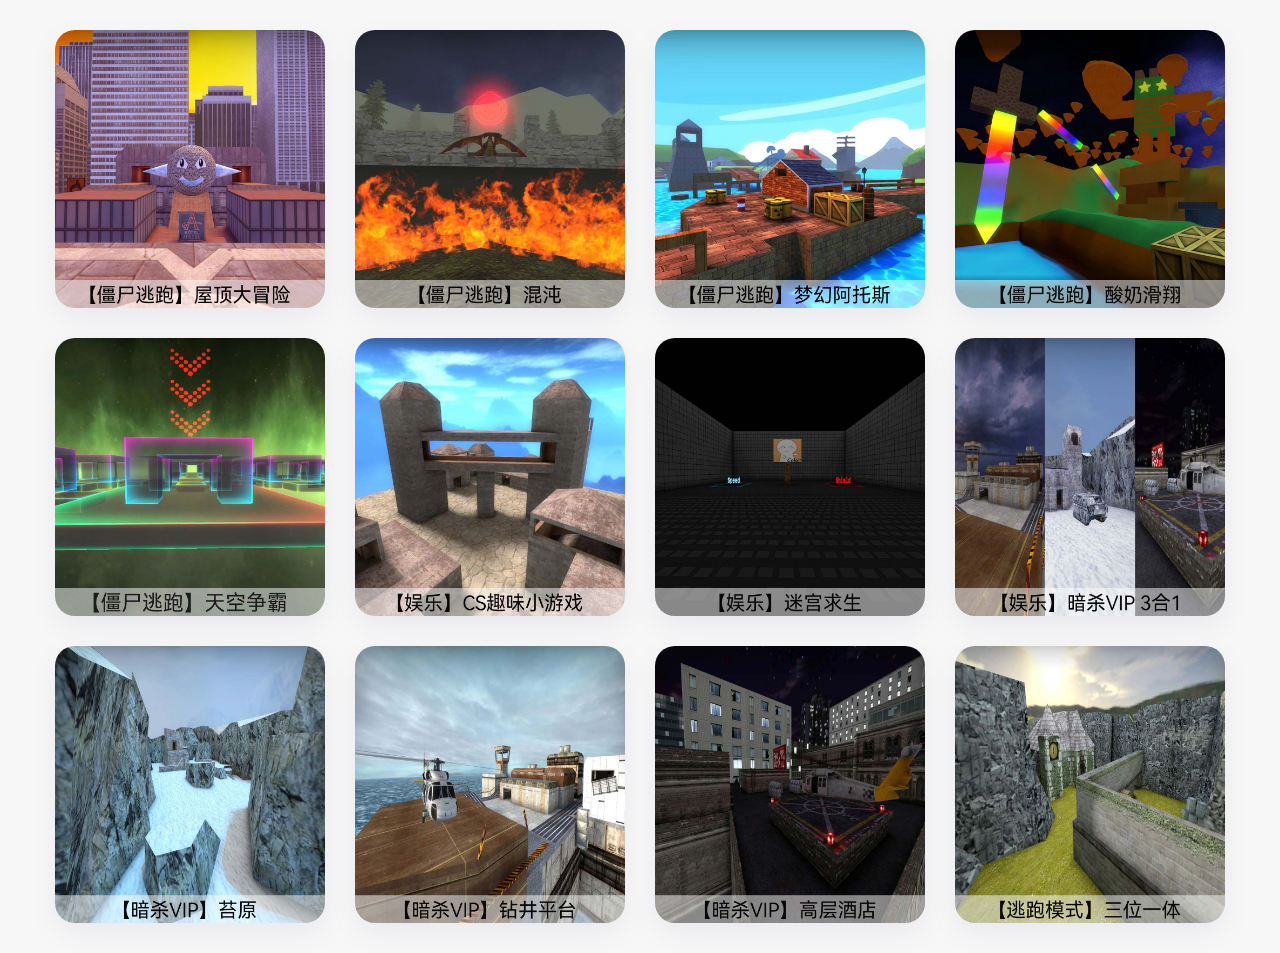
<file: map.html>
<!doctype html>
<html>
<script>
    var _hmt = _hmt || [];
    (function() {
    var hm = document.createElement("script");
    hm.src = "https://hm.baidu.com/hm.js?9f41eefd1ed8fa7d29a81cfea0eac598";
    var s = document.getElementsByTagName("script")[0]; 
    s.parentNode.insertBefore(hm, s);
    })();
</script>
<head>
    <meta charset="utf-8">
    <meta http-equiv="x-ua-compatible" content="ie=edge">
    <meta name="description" content="">
    <meta name="viewport" content="width=device-width, initial-scale=1, shrink-to-fit=no">
    <title>酸奶的主页-地图</title>
    <link rel="shortcut icon" href="assets/icons/favicon.ico" type="images/x-icon" />
    <link rel="stylesheet" href="assets/css/bootstrap.min.css">
    <link rel="stylesheet" href="assets/css/style.css">
</head>

<body id="header" style="background-color: #F7F7F7;">
    <section class="feature-area pt-120">
        <div class="container">
        <!-- 第1行 -->
        <div class="row mt-none-30">
            <div class="col-xl-3 col-lg-6 col-md-6 mt-30" onclick="window.open('https://files.gamebanana.com/mods/ze_roof_adventure_v9.zip')">
                <div class="feature-item" style="background-image: url(assets/maps/1.jpg);">
                    <div class="feature-item__icon">
                    </div>
                    <div class="feature-item__content">
                        <h4 class="feature-item__title">&nbsp;</h4>
                        <p>&nbsp;</p>
                    </div>
                </div>
            </div>
            <div class="col-xl-3 col-lg-6 col-md-6 mt-30" onclick="window.open('https://files.gamebanana.com/mods/ze_chaos_v7_7.zip')">
                    <div class="feature-item" style="background-image: url(assets/maps/2.jpg);">
                        <div class="feature-item__icon">
                        </div>
                        <div class="feature-item__content">
                            <h4 class="feature-item__title">&nbsp;</h4>
                            <p>&nbsp;</p>
                        </div>
                    </div>
            </div>
            <div class="col-xl-3 col-lg-6 col-md-6 mt-30" onclick="window.open('https://files.gamebanana.com/mods/ze_atos_v2_3.zip')">
                    <div class="feature-item" style="background-image: url(assets/maps/3.jpg);">
                        <div class="feature-item__icon">
                        </div>
                        <div class="feature-item__content">
                            <h4 class="feature-item__title">&nbsp;</h4>
                            <p>&nbsp;</p>
                        </div>
                    </div>
            </div>
            <div class="col-xl-3 col-lg-6 col-md-6 mt-30" onclick="window.open('https://files.gamebanana.com/mods/ze_surf_froyo_v2_2.zip')">
                    <div class="feature-item" style="background-image: url(assets/maps/4.jpg);">
                        <div class="feature-item__icon">
                        </div>
                        <div class="feature-item__content">
                            <h4 class="feature-item__title">&nbsp;</h4>
                            <p>&nbsp;</p>
                        </div>
                    </div>
            </div>
        </div>
        <!-- 第2行 -->
        <div class="row mt-none-30">
            <div class="col-xl-3 col-lg-6 col-md-6 mt-30" onclick="window.open('https://files.gamebanana.com/mods/ze_war_v1_3.7z')">
                    <div class="feature-item" style="background-image: url(assets/maps/5.jpg);">
                        <div class="feature-item__icon">
                        </div>
                        <div class="feature-item__content">
                            <h4 class="feature-item__title">&nbsp;</h4>
                            <p>&nbsp;</p>
                        </div>
                    </div>
            </div>
            <div class="col-xl-3 col-lg-6 col-md-6 mt-30" onclick="window.open('https://files.gamebanana.com/mods/mg_cs_multigames_v1_3.7z')">
                    <div class="feature-item" style="background-image: url(assets/maps/6.jpg);">
                        <div class="feature-item__icon">
                        </div>
                        <div class="feature-item__content">
                            <h4 class="feature-item__title">&nbsp;</h4>
                            <p>&nbsp;</p>
                        </div>
                    </div>
            </div>
            <div class="col-xl-3 col-lg-6 col-md-6 mt-30" onclick="window.open('https://files.gamebanana.com/mods/mg_puzzles_v1_1.7z')">
                    <div class="feature-item" style="background-image: url(assets/maps/7.jpg);">
                        <div class="feature-item__icon">
                        </div>
                        <div class="feature-item__content">
                            <h4 class="feature-item__title">&nbsp;</h4>
                            <p>&nbsp;</p>
                        </div>
                    </div>
            </div>
            <div class="col-xl-3 col-lg-6 col-md-6 mt-30" onclick="window.open('https://files.gamebanana.com/mods/mg_3as_v1.7z')">
                    <div class="feature-item" style="background-image: url(assets/maps/8.jpg);">
                        <div class="feature-item__icon">
                        </div>
                        <div class="feature-item__content">
                            <h4 class="feature-item__title">&nbsp;</h4>
                            <p>&nbsp;</p>
                        </div>
                    </div>
            </div>
        </div>
        <!-- 第3行 -->
        <div class="row mt-none-30">
            <div class="col-xl-3 col-lg-6 col-md-6 mt-30" onclick="window.open('https://files.gamebanana.com/mods/as_tundra_v3.7z')">
                    <div class="feature-item" style="background-image: url(assets/maps/9.jpg);">
                        <div class="feature-item__icon">
                        </div>
                        <div class="feature-item__content">
                            <h4 class="feature-item__title">&nbsp;</h4>
                            <p>&nbsp;</p>
                        </div>
                    </div>
            </div>
            <div class="col-xl-3 col-lg-6 col-md-6 mt-30" onclick="window.open('https://files.gamebanana.com/mods/as_oilrig_v2.7z')">
                    <div class="feature-item" style="background-image: url(assets/maps/10.jpg);">
                        <div class="feature-item__icon">
                        </div>
                        <div class="feature-item__content">
                            <h4 class="feature-item__title">&nbsp;</h4>
                            <p>&nbsp;</p>
                        </div>
                    </div>
            </div>
            <div class="col-xl-3 col-lg-6 col-md-6 mt-30" onclick="window.open('https://files.gamebanana.com/mods/as_highrise_v1.7z')">
                    <div class="feature-item" style="background-image: url(assets/maps/11.jpg);">
                        <div class="feature-item__icon">
                        </div>
                        <div class="feature-item__content">
                            <h4 class="feature-item__title">&nbsp;</h4>
                            <p>&nbsp;</p>
                        </div>
                    </div>
            </div>
            <div class="col-xl-3 col-lg-6 col-md-6 mt-30" onclick="window.open('https://files.gamebanana.com/mods/es_trinity_csgo.7z')">
                    <div class="feature-item" style="background-image: url(assets/maps/12.jpg);">
                        <div class="feature-item__icon">
                        </div>
                        <div class="feature-item__content">
                            <h4 class="feature-item__title">&nbsp;</h4>
                            <p>&nbsp;</p>
                        </div>
                    </div>
            </div>
        </div>
    </section>
</body>
</html>
</file>
<file: assets/css/style.css>
@charset "UTF-8";
@-webkit-keyframes zoom {
  0% {
    -webkit-transform: scale(1);
    -ms-transform: scale(1);
    transform: scale(1);
  }
  50% {
    -webkit-transform: scale(1.05);
    -ms-transform: scale(1.05);
    transform: scale(1.05);
  }
  100% {
    -webkit-transform: scale(1.1);
    -ms-transform: scale(1.1);
    transform: scale(1.1);
  }
}
@keyframes zoom {
  0% {
    -webkit-transform: scale(1.1);
    -ms-transform: scale(1.1);
    transform: scale(1.1);
  }
  50% {
    -webkit-transform: scale(1.05);
    -ms-transform: scale(1.05);
    transform: scale(1.05);
  }
  100% {
    -webkit-transform: scale(1);
    -ms-transform: scale(1);
    transform: scale(1);
  }
}
@-webkit-keyframes shake {
  0% {
    -webkit-transform: rotate(7deg);
    -ms-transform: rotate(7deg);
    transform: rotate(7deg);
  }
  50% {
    -webkit-transform: rotate(0deg);
    -ms-transform: rotate(0deg);
    transform: rotate(0deg);
  }
  100% {
    -webkit-transform: rotate(7deg);
    -ms-transform: rotate(7deg);
    transform: rotate(7deg);
  }
}
@keyframes shake {
  0% {
    -webkit-transform: rotate(7deg);
    -ms-transform: rotate(7deg);
    transform: rotate(7deg);
  }
  50% {
    -webkit-transform: rotate(0deg);
    -ms-transform: rotate(0deg);
    transform: rotate(0deg);
  }
  100% {
    -webkit-transform: rotate(7deg);
    -ms-transform: rotate(7deg);
    transform: rotate(7deg);
  }
}
@-webkit-keyframes down {
  0% {
    -webkit-transform: translateY(5px);
    -ms-transform: translateY(5px);
    transform: translateY(5px);
  }
  50% {
    -webkit-transform: translateY(0px);
    -ms-transform: translateY(0px);
    transform: translateY(0px);
  }
  100% {
    -webkit-transform: translateY(5px);
    -ms-transform: translateY(5px);
    transform: translateY(5px);
  }
}
@keyframes down {
  0% {
    -webkit-transform: translateY(5px);
    -ms-transform: translateY(5px);
    transform: translateY(5px);
  }
  50% {
    -webkit-transform: translateY(0px);
    -ms-transform: translateY(0px);
    transform: translateY(0px);
  }
  100% {
    -webkit-transform: translateY(5px);
    -ms-transform: translateY(5px);
    transform: translateY(5px);
  }
}
@keyframes rotate {
  from {
    -webkit-transform: rotate(0deg);
    -ms-transform: rotate(0deg);
    transform: rotate(0deg);
  }
  to {
    -webkit-transform: rotate(359deg);
    -ms-transform: rotate(359deg);
    transform: rotate(359deg);
  }
}
@keyframes sliderShape {
  0%, 100% {
    border-radius: 60% 78% 90% 40%/55% 65% 75% 85%;
    transform: translate3d(0, 0, 0) rotateZ(0.01deg);
  }
  34% {
    border-radius: 70% 60% 56% 64%/30% 49% 71% 70%;
    transform: translate3d(0, 5px, 0) rotateZ(0.01deg);
  }
  50% {
    transform: translate3d(0, 0, 0) rotateZ(0.01deg);
  }
  67% {
    border-radius: 100% 60% 60% 100%/100% 100% 60% 60%;
    transform: translate3d(0, -3px, 0) rotateZ(0.01deg);
  }
}
/* reset css start */
html {
  scroll-behavior: smooth;
}

body {
  //font-family: "Rubik", sans-serif;
  font-size: 16px;
  padding: 0;
  margin: 0;
  font-weight: 400;
  position: relative;
  line-height: 26px;
  color: #6B727E;
}

img {
  max-width: 100%;
  height: auto;
}

ul, ol {
  padding: 0;
  margin: 0;
  list-style: none;
}

button {
  cursor: pointer;
}

*:focus {
  outline: none;
}

button {
  border: none;
  -webkit-transition: 0.3s;
  -o-transition: 0.3s;
  transition: 0.3s;
}

button:focus {
  outline: none;
}

a {
  -webkit-transition: 0.3s;
  -o-transition: 0.3s;
  transition: 0.3s;
  color: #0C2957;
}

a:hover {
  text-decoration: none;
  color: #DC3545;
}

span {
  display: inline-block;
}

table {
  width: 100%;
}

p, li, span {
  color: #6B727E;
  margin-bottom: 0;
}

/* reset css end */
/* global css start */
.nice-select {
  background-color: transparent;
  height: 40px !important;
  line-height: 40px !important;
  min-height: 40px !important;
  padding: 0 30px;
}
.nice-select span {
  color: #0C2957;
}
.nice-select .list {
  box-shadow: 0px -5px 26px -5px #cdd4e7;
}
.nice-select .list li {
  margin-right: 0 !important;
}
.nice-select .list .option {
  color: #0C2957;
}
.nice-select .list .option.selected, .nice-select .list .option:hover {
  border: none !important;
}

/* global css end */
.bg_img {
  background-position: center center;
  background-size: cover;
  background-repeat: no-repeat;
  width: 100%;
  height: 100%;
}

.grey-bg {
  background: #F7F7F7 !important;
}

.theme-bg {
  background: #FD4A36;
}

.white {
  color: #fff;
}

.blue-bg {
  background: #0D2F64;
}

.f-right {
  float: right;
}

.position-absulate {
  position: absolute;
}

.section-header__white p {
  color: #fff;
}
.section-header__wcu p {
  opacity: 0.8;
}
.section-header .sub-heading {
  font-size: 20px;
  //font-family: "Rubik", sans-serif;
  color: #FD4A36;
  display: inline-block;
  font-weight: 500;
  text-transform: capitalize;
}
.section-header .sub-heading__2 {
  font-size: 18px;
  text-transform: uppercase;
}
@media (max-width: 991px) {
  .section-header .sub-heading__2 {
    font-size: 16px;
  }
}
.section-header .sub-heading__white {
  color: #fff;
}
.section-header .sub-heading__red {
  color: #FD4A36;
}
.section-header .sub-heading img {
  -webkit-transform: translateY(-1px);
  -ms-transform: translateY(-1px);
  transform: translateY(-1px);
}
.section-header .section-title {
  font-weight: 800;
  font-size: 60px;
  line-height: 65px;
  margin-top: 50px;
}
@media (max-width: 991px) {
  .section-header .section-title {
    font-size: 40px;
    line-height: 45px;
  }
}
.section-header .section-title__2 {
  font-size: 55px;
  text-transform: uppercase;
}
@media (max-width: 991px) {
  .section-header .section-title__2 {
    font-size: 40px;
    line-height: 45px;
  }
}
.section-header .section-title__white {
  color: #fff;
}
.section-header p {
  line-height: 27px;
}

/*--
    - Margin & Padding
-----------------------------------------*/
/*-- Margin Top --*/
.mt-none-5 {
  margin-top: -5px !important;
}

.mt-none-10 {
  margin-top: -10px !important;
}

.mt-none-15 {
  margin-top: -15px !important;
}

.mt-none-20 {
  margin-top: -20px !important;
}

.mt-none-25 {
  margin-top: -25px !important;
}

.mt-none-30 {
  //margin-top: 30px !important;
  //margin-bottom: 30px !important;
}

.mt-none-35 {
  margin-top: -35px !important;
}

.mt-none-40 {
  margin-top: -40px !important;
}

.mt-none-45 {
  margin-top: -45px !important;
}

.mt-none-50 {
  margin-top: -50px !important;
}

.mt-none-55 {
  margin-top: -55px !important;
}

.mt-none-60 {
  margin-top: -60px !important;
}

.mt-none-65 {
  margin-top: -65px !important;
}

.mt-none-70 {
  margin-top: -70px !important;
}

.mt-none-75 {
  margin-top: -75px !important;
}

.mt-none-80 {
  margin-top: -80px !important;
}

.mt-none-85 {
  margin-top: -85px !important;
}

.mt-none-90 {
  margin-top: -90px !important;
}

.mt-none-95 {
  margin-top: -95px !important;
}

.mt-none-100 {
  margin-top: -100px !important;
}

/*-- Margin Top --*/
.mt-5 {
  margin-top: 5px !important;
}

.mt-10 {
  margin-top: 10px !important;
}

.mt-15 {
  margin-top: 15px !important;
}

.mt-20 {
  margin-top: 20px !important;
}

.mt-25 {
  margin-top: 25px !important;
}

.mt-30 {
  margin-top: 30px !important;
  transition:transform .3s;
}

.mt-30:hover {
  -webkit-transform: scale(1.05);
  -ms-transform: scale(1.05);
  transform: scale(1.05);
  transition:transform .3s;
  cursor:pointer;
}

.mt-35 {
  margin-top: 35px !important;
}

.mt-40 {
  margin-top: 40px !important;
}

.mt-45 {
  margin-top: 45px !important;
}

.mt-50 {
  margin-top: 50px !important;
}

.mt-55 {
  margin-top: 55px !important;
}

.mt-60 {
  margin-top: 60px !important;
}

.mt-65 {
  margin-top: 65px !important;
}

.mt-70 {
  margin-top: 70px !important;
}

.mt-75 {
  margin-top: 75px !important;
}

.mt-80 {
  margin-top: 80px !important;
}

.mt-85 {
  margin-top: 85px !important;
}

.mt-90 {
  margin-top: 90px !important;
}

.mt-95 {
  margin-top: 95px !important;
}

.mt-100 {
  margin-top: 100px !important;
}

.mt-105 {
  margin-top: 105px !important;
}

.mt-110 {
  margin-top: 110px !important;
}

.mt-115 {
  //margin-top: 115px !important;
}

.mt-120 {
  margin-top: 120px !important;
}

.mt-125 {
  margin-top: 125px !important;
}

.mt-130 {
  margin-top: 130px !important;
}

.mt-135 {
  margin-top: 135px !important;
}

.mt-140 {
  margin-top: 140px !important;
}

.mt-145 {
  margin-top: 145px !important;
}

.mt-150 {
  margin-top: 150px !important;
}

.mt-155 {
  margin-top: 155px !important;
}

.mt-160 {
  margin-top: 160px !important;
}

.mt-165 {
  margin-top: 165px !important;
}

.mt-170 {
  margin-top: 170px !important;
}

.mt-175 {
  margin-top: 175px !important;
}

.mt-180 {
  margin-top: 180px !important;
}

.mt-185 {
  margin-top: 185px !important;
}

.mt-190 {
  margin-top: 190px !important;
}

.mt-195 {
  margin-top: 195px !important;
}

.mt-200 {
  margin-top: 200px !important;
}

/*-- Margin Bottom --*/
.mb-5 {
  margin-bottom: 5px !important;
}

.mb-10 {
  margin-bottom: 10px !important;
}

.mb-15 {
  margin-bottom: 15px !important;
}

.mb-20 {
  margin-bottom: 20px !important;
}

.mb-25 {
  margin-bottom: 25px !important;
}

.mb-30 {
  margin-bottom: 30px !important;
}

.mb-35 {
  margin-bottom: 35px !important;
}

.mb-40 {
  margin-bottom: 40px !important;
}

.mb-45 {
  margin-bottom: 45px !important;
}

.mb-50 {
  margin-bottom: 50px !important;
}

.mb-55 {
  margin-bottom: 55px !important;
}

.mb-60 {
  margin-bottom: 60px !important;
}

.mb-65 {
  margin-bottom: 65px !important;
}

.mb-70 {
  margin-bottom: 70px !important;
}

.mb-75 {
  margin-bottom: 75px !important;
}

.mb-80 {
  margin-bottom: 80px !important;
}

.mb-85 {
  margin-bottom: 85px !important;
}

.mb-90 {
  margin-bottom: 90px !important;
}

.mb-95 {
  margin-bottom: 95px !important;
}

.mb-100 {
  margin-bottom: 100px !important;
}

.mb-105 {
  margin-bottom: 105px !important;
}

.mb-110 {
  margin-bottom: 110px !important;
}

.mb-115 {
  margin-bottom: 115px !important;
}

.mb-120 {
  margin-bottom: 120px !important;
}

.mb-125 {
  margin-bottom: 125px !important;
}

.mb-130 {
  margin-bottom: 130px !important;
}

.mb-135 {
  margin-bottom: 135px !important;
}

.mb-140 {
  margin-bottom: 140px !important;
}

.mb-145 {
  margin-bottom: 145px !important;
}

.mb-150 {
  margin-bottom: 150px !important;
}

.mb-155 {
  margin-bottom: 155px !important;
}

.mb-160 {
  margin-bottom: 160px !important;
}

.mb-165 {
  margin-bottom: 165px !important;
}

.mb-170 {
  margin-bottom: 170px !important;
}

.mb-175 {
  margin-bottom: 175px !important;
}

.mb-180 {
  margin-bottom: 180px !important;
}

.mb-185 {
  margin-bottom: 185px !important;
}

.mb-190 {
  margin-bottom: 190px !important;
}

.mb-195 {
  margin-bottom: 195px !important;
}

.mb-200 {
  margin-bottom: 200px !important;
}

/*-- Margin Left --*/
.ml-5 {
  margin-left: 5px !important;
}

.ml-10 {
  margin-left: 10px !important;
}

.ml-15 {
  margin-left: 15px !important;
}

.ml-20 {
  margin-left: 20px !important;
}

.ml-25 {
  margin-left: 25px !important;
}

.ml-30 {
  margin-left: 30px !important;
}

.ml-35 {
  margin-left: 35px !important;
}

.ml-40 {
  margin-left: 40px !important;
}

.ml-45 {
  margin-left: 45px !important;
}

.ml-50 {
  margin-left: 50px !important;
}

.ml-55 {
  margin-left: 55px !important;
}

.ml-60 {
  margin-left: 60px !important;
}

.ml-65 {
  margin-left: 65px !important;
}

.ml-70 {
  margin-left: 70px !important;
}

.ml-75 {
  margin-left: 75px !important;
}

.ml-80 {
  margin-left: 80px !important;
}

.ml-85 {
  margin-left: 85px !important;
}

.ml-90 {
  margin-left: 90px !important;
}

.ml-95 {
  margin-left: 95px !important;
}

.ml-100 {
  margin-left: 100px !important;
}

.ml-105 {
  margin-left: 105px !important;
}

.ml-110 {
  margin-left: 110px !important;
}

.ml-115 {
  margin-left: 115px !important;
}

.ml-120 {
  margin-left: 120px !important;
}

.ml-125 {
  margin-left: 125px !important;
}

.ml-130 {
  margin-left: 130px !important;
}

.ml-135 {
  margin-left: 135px !important;
}

.ml-140 {
  margin-left: 140px !important;
}

.ml-145 {
  margin-left: 145px !important;
}

.ml-150 {
  margin-left: 150px !important;
}

.ml-155 {
  margin-left: 155px !important;
}

.ml-160 {
  margin-left: 160px !important;
}

.ml-165 {
  margin-left: 165px !important;
}

.ml-170 {
  margin-left: 170px !important;
}

.ml-175 {
  margin-left: 175px !important;
}

.ml-180 {
  margin-left: 180px !important;
}

.ml-185 {
  margin-left: 185px !important;
}

.ml-190 {
  margin-left: 190px !important;
}

.ml-195 {
  margin-left: 195px !important;
}

.ml-200 {
  margin-left: 200px !important;
}

/*-- Margin Right --*/
.mr-5 {
  margin-right: 5px !important;
}

.mr-10 {
  margin-right: 10px !important;
}

.mr-15 {
  margin-right: 15px !important;
}

.mr-20 {
  margin-right: 20px !important;
}

.mr-25 {
  margin-right: 25px !important;
}

.mr-30 {
  margin-right: 30px !important;
}

.mr-35 {
  margin-right: 35px !important;
}

.mr-40 {
  margin-right: 40px !important;
}

.mr-45 {
  margin-right: 45px !important;
}

.mr-50 {
  margin-right: 50px !important;
}

.mr-55 {
  margin-right: 55px !important;
}

.mr-60 {
  margin-right: 60px !important;
}

.mr-65 {
  margin-right: 65px !important;
}

.mr-70 {
  margin-right: 70px !important;
}

.mr-75 {
  margin-right: 75px !important;
}

.mr-80 {
  margin-right: 80px !important;
}

.mr-85 {
  margin-right: 85px !important;
}

.mr-90 {
  margin-right: 90px !important;
}

.mr-95 {
  margin-right: 95px !important;
}

.mr-100 {
  margin-right: 100px !important;
}

.mr-105 {
  margin-right: 105px !important;
}

.mr-110 {
  margin-right: 110px !important;
}

.mr-115 {
  margin-right: 115px !important;
}

.mr-120 {
  margin-right: 120px !important;
}

.mr-125 {
  margin-right: 125px !important;
}

.mr-130 {
  margin-right: 130px !important;
}

.mr-135 {
  margin-right: 135px !important;
}

.mr-140 {
  margin-right: 140px !important;
}

.mr-145 {
  margin-right: 145px !important;
}

.mr-150 {
  margin-right: 150px !important;
}

.mr-155 {
  margin-right: 155px !important;
}

.mr-160 {
  margin-right: 160px !important;
}

.mr-165 {
  margin-right: 165px !important;
}

.mr-170 {
  margin-right: 170px !important;
}

.mr-175 {
  margin-right: 175px !important;
}

.mr-180 {
  margin-right: 180px !important;
}

.mr-185 {
  margin-right: 185px !important;
}

.mr-190 {
  margin-right: 190px !important;
}

.mr-195 {
  margin-right: 195px !important;
}

.mr-200 {
  margin-right: 200px !important;
}

/*-- Padding Top --*/
.pt-5 {
  padding-top: 5px;
}

.pt-10 {
  padding-top: 10px;
}

.pt-15 {
  padding-top: 15px;
}

.pt-20 {
  padding-top: 20px;
}

.pt-25 {
  padding-top: 25px;
}

.pt-30 {
  padding-top: 30px;
}

.pt-35 {
  padding-top: 35px;
}

.pt-40 {
  padding-top: 40px;
}

.pt-45 {
  padding-top: 45px;
}

.pt-50 {
  padding-top: 50px;
}

.pt-55 {
  padding-top: 55px;
}

.pt-60 {
  padding-top: 60px;
}

.pt-65 {
  padding-top: 65px;
}

.pt-70 {
  padding-top: 70px;
}

.pt-75 {
  padding-top: 75px;
}

.pt-80 {
  padding-top: 80px;
}

.pt-85 {
  padding-top: 85px;
}

.pt-90 {
  padding-top: 90px;
}

.pt-95 {
  padding-top: 95px;
}

.pt-100 {
  padding-top: 100px;
}

.pt-105 {
  padding-top: 105px;
}

.pt-110 {
  padding-top: 110px;
}

.pt-115 {
  padding-top: 115px;
}

.pt-120 {
  //padding-top: 120px;
}

.pt-125 {
  padding-top: 125px;
}

.pt-130 {
  padding-top: 130px;
}

.pt-135 {
  padding-top: 135px;
}

.pt-140 {
  padding-top: 140px;
}

.pt-145 {
  padding-top: 145px;
}

.pt-150 {
  padding-top: 150px;
}

.pt-155 {
  padding-top: 155px;
}

.pt-160 {
  padding-top: 160px;
}

.pt-165 {
  padding-top: 165px;
}

.pt-170 {
  padding-top: 170px;
}

.pt-175 {
  padding-top: 175px;
}

.pt-180 {
  padding-top: 180px;
}

.pt-185 {
  padding-top: 185px;
}

.pt-190 {
  padding-top: 190px;
}

.pt-195 {
  padding-top: 195px;
}

.pt-200 {
  padding-top: 200px;
}

/*-- Padding Bottom --*/
.pb-5 {
  padding-bottom: 5px;
}

.pb-10 {
  padding-bottom: 10px;
}

.pb-15 {
  padding-bottom: 15px;
}

.pb-20 {
  padding-bottom: 20px;
}

.pb-25 {
  padding-bottom: 25px;
}

.pb-30 {
  padding-bottom: 30px;
}

.pb-35 {
  padding-bottom: 35px;
}

.pb-40 {
  padding-bottom: 40px;
}

.pb-45 {
  padding-bottom: 45px;
}

.pb-50 {
  padding-bottom: 50px;
}

.pb-55 {
  padding-bottom: 55px;
}

.pb-60 {
  padding-bottom: 60px;
}

.pb-65 {
  padding-bottom: 65px;
}

.pb-70 {
  padding-bottom: 70px;
}

.pb-75 {
  padding-bottom: 75px;
}

.pb-80 {
  padding-bottom: 80px;
}

.pb-85 {
  padding-bottom: 85px;
}

.pb-90 {
  padding-bottom: 90px;
}

.pb-95 {
  padding-bottom: 95px;
}

.pb-100 {
  padding-bottom: 100px;
}

.pb-105 {
  padding-bottom: 105px;
}

.pb-110 {
  padding-bottom: 110px;
}

.pb-115 {
  padding-bottom: 115px;
}

.pb-120 {
  padding-bottom: 120px;
}

.pb-125 {
  padding-bottom: 125px;
}

.pb-130 {
  padding-bottom: 130px;
}

.pb-135 {
  padding-bottom: 135px;
}

.pb-140 {
  padding-bottom: 140px;
}

.pb-145 {
  padding-bottom: 145px;
}

.pb-150 {
  padding-bottom: 150px;
}

.pb-155 {
  padding-bottom: 155px;
}

.pb-160 {
  padding-bottom: 160px;
}

.pb-165 {
  padding-bottom: 165px;
}

.pb-170 {
  padding-bottom: 170px;
}

.pb-175 {
  padding-bottom: 175px;
}

.pb-180 {
  padding-bottom: 180px;
}

.pb-185 {
  padding-bottom: 185px;
}

.pb-190 {
  padding-bottom: 190px;
}

.pb-195 {
  padding-bottom: 195px;
}

.pb-200 {
  padding-bottom: 200px;
}

/*-- Padding Left --*/
.pl-5 {
  padding-left: 5px;
}

.pl-10 {
  padding-left: 10px;
}

.pl-15 {
  padding-left: 15px;
}

.pl-20 {
  padding-left: 20px;
}

.pl-25 {
  padding-left: 25px;
}

.pl-30 {
  padding-left: 30px;
}

.pl-35 {
  padding-left: 35px;
}

.pl-40 {
  padding-left: 40px;
}

.pl-45 {
  padding-left: 45px;
}

.pl-50 {
  padding-left: 50px;
}

.pl-55 {
  padding-left: 55px;
}

.pl-60 {
  padding-left: 60px;
}

.pl-65 {
  padding-left: 65px;
}

.pl-70 {
  padding-left: 70px;
}

.pl-75 {
  padding-left: 75px;
}

.pl-80 {
  padding-left: 80px;
}

.pl-85 {
  padding-left: 85px;
}

.pl-90 {
  padding-left: 90px;
}

.pl-95 {
  padding-left: 95px;
}

.pl-100 {
  padding-left: 100px;
}

.pl-105 {
  padding-left: 105px;
}

.pl-110 {
  padding-left: 110px;
}

.pl-115 {
  padding-left: 115px;
}

.pl-120 {
  padding-left: 120px;
}

.pl-125 {
  padding-left: 125px;
}

.pl-130 {
  padding-left: 130px;
}

.pl-135 {
  padding-left: 135px;
}

.pl-140 {
  padding-left: 140px;
}

.pl-145 {
  padding-left: 145px;
}

.pl-150 {
  padding-left: 150px;
}

.pl-155 {
  padding-left: 155px;
}

.pl-160 {
  padding-left: 160px;
}

.pl-165 {
  padding-left: 165px;
}

.pl-170 {
  padding-left: 170px;
}

.pl-175 {
  padding-left: 175px;
}

.pl-180 {
  padding-left: 180px;
}

.pl-185 {
  padding-left: 185px;
}

.pl-190 {
  padding-left: 190px;
}

.pl-195 {
  padding-left: 195px;
}

.pl-200 {
  padding-left: 200px;
}

/*-- Padding Right --*/
.pr-5 {
  padding-right: 5px;
}

.pr-10 {
  padding-right: 10px;
}

.pr-15 {
  padding-right: 15px;
}

.pr-20 {
  padding-right: 20px;
}

.pr-25 {
  padding-right: 25px;
}

.pr-30 {
  padding-right: 30px;
}

.pr-35 {
  padding-right: 35px;
}

.pr-40 {
  padding-right: 40px;
}

.pr-45 {
  padding-right: 45px;
}

.pr-50 {
  padding-right: 50px;
}

.pr-55 {
  padding-right: 55px;
}

.pr-60 {
  padding-right: 60px;
}

.pr-65 {
  padding-right: 65px;
}

.pr-70 {
  padding-right: 70px;
}

.pr-75 {
  padding-right: 75px;
}

.pr-80 {
  padding-right: 80px;
}

.pr-85 {
  padding-right: 85px;
}

.pr-90 {
  padding-right: 90px;
}

.pr-95 {
  padding-right: 95px;
}

.pr-100 {
  padding-right: 100px;
}

.pr-105 {
  padding-right: 105px;
}

.pr-110 {
  padding-right: 110px;
}

.pr-115 {
  padding-right: 115px;
}

.pr-120 {
  padding-right: 120px;
}

.pr-125 {
  padding-right: 125px;
}

.pr-130 {
  padding-right: 130px;
}

.pr-135 {
  padding-right: 135px;
}

.pr-140 {
  padding-right: 140px;
}

.pr-145 {
  padding-right: 145px;
}

.pr-150 {
  padding-right: 150px;
}

.pr-155 {
  padding-right: 155px;
}

.pr-160 {
  padding-right: 160px;
}

.pr-165 {
  padding-right: 165px;
}

.pr-170 {
  padding-right: 170px;
}

.pr-175 {
  padding-right: 175px;
}

.pr-180 {
  padding-right: 180px;
}

.pr-185 {
  padding-right: 185px;
}

.pr-190 {
  padding-right: 190px;
}

.pr-195 {
  padding-right: 195px;
}

.pr-200 {
  padding-right: 200px;
}

/* typography css start */
h1, h2, h3, h4, h5, h6 {
  font-weight: 700;
  color: #0C2957;
  margin: 0;
  line-height: 1.4;
  //font-family: "Montserrat", sans-serif;
}

h2 {
  font-size: 32px;
}

h3 {
  font-size: 22px;
}

h4 {
  font-size: 20px;
}

h5 {
  font-size: 18px;
}

h6 {
  font-size: 16px;
}

/* typography css end */
/*--
    - Overlay
------------------------------------------*/
[data-overlay] {
  position: relative;
  background-size: cover;
  background-repeat: no-repeat;
  background-position: center center;
}
[data-overlay]::before {
  position: absolute;
  left: 0;
  top: 0;
  right: 0;
  bottom: 0;
  content: "";
  width: 100%;
  height: 100%;
}

/*-- Overlay Color --*/
[data-overlay=light]::before {
  background-color: #fff;
}

[data-overlay=dark]::before {
  background-color: #0C2957;
}

/*-- Overlay Opacity --*/
[data-opacity="1"]::before {
  opacity: 0.1;
}

[data-opacity="2"]::before {
  opacity: 0.2;
}

[data-opacity="3"]::before {
  opacity: 0.3;
}

[data-opacity="34"]::before {
  opacity: 0.34;
}

[data-opacity="4"]::before {
  opacity: 0.4;
}

[data-opacity="5"]::before {
  opacity: 0.5;
}

[data-opacity="6"]::before {
  opacity: 0.6;
}

[data-opacity="7"]::before {
  opacity: 0.7;
}

[data-opacity="8"]::before {
  opacity: 0.8;
}

[data-opacity="9"]::before {
  opacity: 0.9;
}

/* Heder css start*/
.header__top {
  background: #F7F7F7;
  padding: 0px 105px;
}
@media only screen and (min-width: 1200px) and (max-width: 1500px) {
  .header__top {
    padding: 0px 40px;
  }
}
@media (max-width: 1300px) {
  .header__top {
    padding: 0px;
  }
}
.header__info {
  display: -ms-flexbox;
  display: flex;
  -ms-flex-wrap: wrap;
  flex-wrap: wrap;
}
@media (max-width: 991px) {
  .header__info {
    justify-content: center;
    border-bottom: 1px solid #D6DADC;
  }
}
@media (max-width: 450px) {
  .header__info {
    border: none;
    flex-direction: column;
    align-items: center;
  }
}
.header__info li {
  padding-left: 30px;
}
@media (max-width: 450px) {
  .header__info li {
    padding-left: 0px;
  }
}
.header__info li a {
  color: #0C2957;
  //font-family: "Rubik", sans-serif;
  display: block;
  padding: 17px 0px;
  -webkit-transition: 0.3s;
  -o-transition: 0.3s;
  transition: 0.3s;
}
@media (max-width: 991px) {
  .header__info li a {
    padding: 12px 0px;
  }
}
@media (max-width: 450px) {
  .header__info li a {
    padding: 10px 0px;
  }
}
.header__info li a i {
  color: #FD4A36;
  font-size: 18px;
  margin-right: 5px;
}
.header__info li a:hover {
  color: #FD4A36;
}
.header__info li:not(:last-child) {
  border-right: 1px solid #D6DADC;
  padding-right: 30px;
  padding-left: 0px;
}
@media (max-width: 450px) {
  .header__info li:not(:last-child) {
    padding-right: 0px;
    border: none;
  }
}
@media (max-width: 450px) {
  .header__info li:not(:last-child) a {
    padding-bottom: 0;
  }
}
.header__bottom {
  padding: 0px 105px;
}
@media only screen and (min-width: 1200px) and (max-width: 1500px) {
  .header__bottom {
    padding: 0px 40px;
  }
}
@media (max-width: 1300px) {
  .header__bottom {
    padding: 0px;
  }
}
@media (max-width: 991px) {
  .header__bottom {
    padding: 16.5px 0px;
  }
}
@media (max-width: 1610px) {
  .header__bottom--2 {
    padding: 0px 80px;
  }
}
@media (max-width: 1610px) {
  .header__bottom--2 {
    padding: 0px 15px;
  }
}
@media only screen and (min-width: 1200px) and (max-width: 1500px) {
  .header__bottom--2 {
    padding: 0px 0px;
  }
}
@media (max-width: 991px) {
  .header__bottom--2 {
    padding: 16.5px 0px;
  }
}
.header .p-0 {
  padding-left: 15px !important;
  padding-right: 15px !important;
}
@media (max-width: 991px) {
  .header .p-0 {
    padding-left: 0px !important;
    padding-right: 0px !important;
  }
}

.header__bottom.sticky-header {
  position: fixed;
  left: 0;
  top: 0;
  width: 100%;
  background: #fff;
  z-index: 99;
  -webkit-box-shadow: 0px 13px 25px -12px rgba(0, 0, 0, 0.1);
  box-shadow: 0px 13px 25px -12px rgba(0, 0, 0, 0.1);
}

.header__bottom.animated {
  -webkit-animation-duration: 0.3s;
  animation-duration: 0.3s;
}

.social__links {
  display: -ms-flexbox;
  display: flex;
  -ms-flex-wrap: wrap;
  flex-wrap: wrap;
  justify-content: flex-end;
}
@media (max-width: 991px) {
  .social__links {
    justify-content: center;
    margin-top: 15px;
    margin-bottom: 15px;
  }
}
@media (max-width: 450px) {
  .social__links {
    margin-top: 0px;
  }
}
.social__links a {
  font-size: 15px;
  width: 42px;
  height: 42px;
  background: #fff;
  color: #0C2957;
  border-radius: 50%;
  text-align: center;
  line-height: 42px;
  box-shadow: 0px 0px 30px 0px rgba(0, 26, 100, 0.06);
}
.social__links a:not(:last-child) {
  margin-right: 12px;
}
.social__links a:hover {
  background: #0C2957;
  color: #fff;
}

/* Navigation css */
.navarea {
  display: -ms-flexbox;
  display: flex;
  -ms-flex-wrap: wrap;
  flex-wrap: wrap;
  align-items: center;
}
@media (max-width: 1199px) {
  .navarea {
    justify-content: space-between;
  }
}
@media (max-width: 991px) {
  .navarea {
    justify-content: flex-start;
    display: block;
  }
}
.navarea .mean-container a.meanmenu-reveal {
  margin-top: -49px;
  color: #FD4A36;
  border-color: #FD4A36;
}
.navarea .mean-container a.meanmenu-reveal span {
  background: #FD4A36;
}
.navarea .mean-container .mean-nav {
  transform: translateY(16px);
}
.navarea .mean-container .mean-nav a.mean-expand {
  border-left: 1px solid rgba(255, 255, 255, 0.5) !important;
  height: 37px;
  line-height: 37px;
}
@media (max-width: 1199px) {
  .navarea .site-logo {
    flex: 0 0 19%;
    -ms-flex: 0 0 19%;
    max-width: 19%;
  }
}

.mainmenu {
  padding-left: 83px;
}
@media (max-width: 1530px) {
  .mainmenu {
    padding-left: 50px;
  }
}
@media (max-width: 1295px) {
  .mainmenu {
    padding-left: 30px;
  }
}
@media (max-width: 1199px) {
  .mainmenu {
    flex: 0 0 81%;
    -ms-flex: 0 0 81%;
    max-width: 81%;
    text-align: right;
    padding-left: 0px;
  }
}
.mainmenu ul {
  display: -ms-flexbox;
  display: flex;
  -ms-flex-wrap: wrap;
  flex-wrap: wrap;
}
.mainmenu ul li {
  position: relative;
}
.mainmenu ul li a {
  font-weight: 500;
  color: #0C2957;
  display: block;
  padding: 32px 25px;
}
@media only screen and (min-width: 1200px) and (max-width: 1500px) {
  .mainmenu ul li a {
    padding: 32px 20px;
  }
}
.mainmenu ul li a:hover {
  background: #F7F7F7;
  color: #FD4A36;
}
.mainmenu ul li:hover a {
  background: #F7F7F7;
  color: #FD4A36;
}
.mainmenu ul li .sub-menu {
  flex-direction: column;
  position: absolute;
  background: #fff;
  box-shadow: 0 0 10px 3px rgba(0, 0, 0, 0.05);
  z-index: 1;
  min-width: 240px;
  padding: 20px 0px;
  top: 110%;
  visibility: hidden;
  opacity: 0;
  -webkit-transition: 0.3s;
  -o-transition: 0.3s;
  transition: 0.3s;
  z-index: 2;
}
@media (max-width: 1199px) {
  .mainmenu ul li .sub-menu {
    text-align: left;
    right: 0;
  }
}
.mainmenu ul li .sub-menu::after {
  background: #0C2957;
  content: "";
  left: 0;
  top: 0;
  width: 100%;
  height: 5px;
  position: absolute;
}
@media (max-width: 991px) {
  .mainmenu ul li .sub-menu::after {
    display: none;
  }
}
.mainmenu ul li .sub-menu li a {
  padding: 10px 25px;
  color: #0C2957;
  background: transparent;
}
.mainmenu ul li .sub-menu li a:hover {
  color: #FD4A36;
}
.mainmenu ul li:hover .sub-menu {
  visibility: visible;
  opacity: 1;
  top: 100%;
}
@media (max-width: 1690px) {
  .mainmenu__2 {
    padding-left: 60px;
  }
}
@media (max-width: 1380px) {
  .mainmenu__2 {
    padding-left: 40px;
  }
}
@media (max-width: 1270px) {
  .mainmenu__2 {
    padding-left: 25px;
  }
}
@media (max-width: 1690px) {
  .mainmenu__2 ul li a {
    padding: 32px 20px;
  }
}
@media (max-width: 1380px) {
  .mainmenu__2 ul li a {
    padding: 32px 15px;
  }
}
@media (max-width: 1305px) {
  .mainmenu__2 ul li a {
    padding: 32px 18px;
  }
}
@media (max-width: 1245px) {
  .mainmenu__2 ul li a {
    padding: 32px 15px;
  }
}

.lang-quote {
  display: -ms-flexbox;
  display: flex;
  -ms-flex-wrap: wrap;
  flex-wrap: wrap;
  justify-content: flex-end;
  align-items: center;
}
.lang-quote .language {
  display: -ms-flexbox;
  display: flex;
  -ms-flex-wrap: wrap;
  flex-wrap: wrap;
  align-items: center;
}
@media (max-width: 1199px) {
  .lang-quote .language {
    display: none;
  }
}
.lang-quote .language i {
  font-size: 20px;
  margin-right: 5px;
  color: #0C2957;
}
.lang-quote .language .nice-select {
  padding: 0px;
  border: none;
  text-transform: uppercase;
  color: #0C2957;
  padding-right: 25px;
  padding-left: 5px;
  height: auto !important;
}
.lang-quote .language .nice-select .current {
  font-size: 16px;
}
.lang-quote .language .nice-select .list {
  border-radius: 0px;
  margin-left: -17px;
  box-shadow: 0 0 10px 3px rgba(0, 0, 0, 0.05);
}
.lang-quote .language .nice-select .option {
  min-height: auto !important;
  line-height: 18px;
  padding: 10px 25px;
}
.lang-quote .language .nice-select:after {
  height: 6px;
  width: 6px;
}
.lang-quote__2 .quote-btn {
  margin-left: 5px;
}

.quote-btn {
  font-size: 13px;
  font-weight: 600;
  padding: 17px 43px;
  background: #FD4A36;
  display: inline-block;
  text-transform: uppercase;
  color: #fff;
  margin-left: 30px;
  color: #fff;
  border-radius: 3px;
}
.quote-btn:hover {
  background: #0C2957;
  color: #fff;
}
@media (max-width: 1295px) {
  .quote-btn {
    margin-left: 15px;
    padding: 17px 30px;
  }
}
@media (max-width: 1199px) {
  .quote-btn {
    display: none;
  }
}

.call-info {
  align-items: center;
  width: 55%;
  justify-content: flex-end;
  display: -ms-flexbox;
  display: flex;
  -ms-flex-wrap: wrap;
  flex-wrap: wrap;
  align-items: center;
}
@media (max-width: 1790px) {
  .call-info {
    width: 60%;
  }
}
@media (max-width: 1400px) {
  .call-info {
    width: 51%;
    -webkit-transform: translateX(-30px);
    -ms-transform: translateX(-30px);
    transform: translateX(-30px);
  }
}
@media (max-width: 1380px) {
  .call-info {
    width: 53%;
    -webkit-transform: translateX(-45px);
    -ms-transform: translateX(-45px);
    transform: translateX(-45px);
  }
}
@media (max-width: 1330px) {
  .call-info {
    width: 57%;
  }
}
@media (max-width: 1305px) {
  .call-info {
    display: none;
  }
}
.call-info__icon {
  height: 50px;
  color: #fff;
  background: #FFB400;
  position: relative;
  align-items: center;
  justify-content: center;
  z-index: 1;
  border-radius: 50%;
  display: -ms-flexbox;
  display: flex;
  -ms-flex-wrap: wrap;
  flex-wrap: wrap;
  flex: 0 0 50px;
  -ms-flex: 0 0 50px;
  max-width: 50px;
  border: 5px solid #fff;
  box-shadow: 0px 0px 30px 0px rgba(0, 15, 105, 0.13);
}
.call-info__content {
  margin-left: 10px;
  flex: 0 0 60%;
  -ms-flex: 0 0 60%;
  max-width: 60%;
  -webkit-transform: translateY(-4px);
  -ms-transform: translateY(-4px);
  transform: translateY(-4px);
}
.call-info__content span {
  color: #6B727E;
  font-size: 13px;
  text-transform: uppercase;
  font-weight: 500;
  margin-bottom: 7px;
  line-height: 15px;
}
.call-info__content a {
  font-size: 17px;
  color: #0C2957;
  display: block;
  font-weight: 500;
  line-height: 15px;
}

/* form css start */
label {
  font-size: fsize("14px");
}

input:not([type=radio]),
textarea {
  padding: 10px 20px;
  border-radius: 5px;
  -webkit-border-radius: 5px;
  -moz-border-radius: 5px;
  -ms-border-radius: 5px;
  -o-border-radius: 5px;
  background-color: transparent;
  font-size: fsize("14px") !important;
}
input:not([type=radio])::-webkit-input-placeholder,
textarea::-webkit-input-placeholder {
  color: #c9c9c9 !important;
  opacity: 1;
}
input:not([type=radio])::-moz-placeholder,
textarea::-moz-placeholder {
  color: #c9c9c9 !important;
  opacity: 1;
}
input:not([type=radio]):-ms-input-placeholder,
textarea:-ms-input-placeholder {
  color: #c9c9c9 !important;
  opacity: 1;
}
input:not([type=radio]):-moz-placeholder,
textarea:-moz-placeholder {
  color: #c9c9c9 !important;
  opacity: 1;
}

select {
  padding: 8px 10px;
  cursor: pointer;
  color: #0C2957;
  background-color: transparent;
  border-radius: 0;
  -webkit-border-radius: 0;
  -moz-border-radius: 0;
  -ms-border-radius: 0;
  -o-border-radius: 0;
}

textarea {
  min-height: 100px;
  width: 100%;
}
textarea.resize--none {
  resize: none;
}

input[type=radio],
input[type=range],
input[type=checkbox] {
  height: auto !important;
  padding: 0;
}

input.form-control {
  height: 38px;
}
input.form-control-xl {
  height: calc(2rem + 1rem + 2px);
  font-size: fsize("18px") !important;
}
input.form-control-lg {
  height: calc(1.8rem + 1rem + 2px);
  font-size: fsize("16px") !important;
}
input.form-control-sm {
  height: calc(1rem + 1rem + 2px);
  font-size: fsize("13px") !important;
}

.label--text {
  font-size: fsize("14px");
  margin-bottom: 0.5rem;
}

.select2-container {
  width: 100% !important;
}
.select2-container .select2-selection--single {
  height: 34px;
}

.select2-container--default .select2-selection--single .select2-selection__rendered {
  line-height: 34px;
}

.select2-container--default .select2-selection--single .select2-selection__arrow {
  height: 34px;
}

/* form css end */
/*button css*/
.site-btn {
  display: inline-block;
  background: #1F1F20;
  color: #fff;
  padding-right: 40px;
  font-size: 13px;
  text-transform: uppercase;
  font-family: "Montserrat", sans-serif;
  border-radius: 40px;
  font-weight: 700;
  padding-left: 0px;
  line-height: 26px;
}
.site-btn .icon {
  width: 60px;
  height: 60px;
  background: #fff;
  display: inline-block;
  line-height: 60px;
  border-radius: 50%;
  text-align: center;
  margin: 5px;
  margin-right: 25px;
  font-size: 20px;
  color: #FD4A36;
  -webkit-transition: 0.3s;
  -o-transition: 0.3s;
  transition: 0.3s;
}
.site-btn .icon__black {
  background: #0C2957;
}
.site-btn:hover {
  background: #FD4A36;
  color: #fff;
}
.site-btn:hover .icon {
  color: #fff;
  background: #FD4A36;
}
.site-btn__s2 {
  background: #FD4A36;
}
.site-btn__s2 .icon {
  color: #fff;
}
.site-btn__s2:hover {
  background: #1F1F20;
}
.site-btn__s3 {
  background: #fff;
  color: #0C2957;
}
.site-btn__s3:hover {
  background: #1F1F20;
}
.site-btn__s3 .icon {
  background: #FD4A36;
  color: #fff;
}
.site-btn__2 {
  display: inline-block;
  padding: 17px 35px;
  background-color: #FD4A36;
  position: relative;
  z-index: 2;
  min-width: 190px;
}
.site-btn__2 .icon {
  background-color: transparent;
  padding: 0px;
  margin-right: 0px;
  width: auto;
  height: auto;
  line-height: 0px;
  margin-right: 10px;
  color: #fff;
  margin: 0;
  margin-right: 10px;
  -webkit-transform: translateY(2px);
  -ms-transform: translateY(2px);
  transform: translateY(2px);
}
.site-btn__2:hover {
  background-color: #0C2957;
}
.site-btn__2:hover .icon {
  background: transparent;
}

.inline-btn {
  font-size: 13px;
  display: inline-block;
  text-transform: uppercase;
  color: #FD4A36;
  font-weight: 700;
}
.inline-btn .icon {
  margin-right: 6px;
  color: #FD4A36;
}
.inline-btn:hover .icon {
  color: #6B727E;
}

/* hero css */
.hero__item {
  padding: 0px 120px;
  padding-right: 0px;
  background-color: #FF442B;
  position: relative;
}
@media only screen and (min-width: 1200px) and (max-width: 1500px) {
  .hero__item {
    padding: 0px 50px;
  }
}
@media (max-width: 1300px) {
  .hero__item {
    padding: 0px 15px;
  }
}
.hero__content {
  padding: 245px 0px;
  padding-top: 230px;
  position: relative;
}
@media (max-width: 1726px) {
  .hero__content {
    padding-top: 220px;
    padding-bottom: 210px;
  }
}
@media only screen and (min-width: 1200px) and (max-width: 1500px) {
  .hero__content {
    padding-top: 180px;
    padding-bottom: 200px;
  }
}
@media (max-width: 1199px) {
  .hero__content {
    padding-top: 160px;
    padding-bottom: 180px;
  }
}
.hero__content p {
  font-size: 36px;
  color: #fff;
  position: relative;
  z-index: 3;
}
@media (max-width: 1726px) {
  .hero__content p {
    font-size: 30px;
  }
}
@media only screen and (min-width: 1200px) and (max-width: 1500px) {
  .hero__content p {
    font-size: 24px;
  }
}
@media (max-width: 1199px) {
  .hero__content p {
    font-size: 20px;
  }
}
.hero__content .shape {
  position: absolute;
  right: 55px;
  bottom: 0;
  z-index: 1;
}
@media (max-width: 1199px) {
  .hero__content .shape {
    right: -25px;
  }
}
@media (max-width: 450px) {
  .hero__content .shape {
    right: -235px;
  }
}
.hero__content--2 {
  min-height: 570px;
  width: 570px;
  padding: 0px;
  z-index: 1;
  overflow: hidden;
  display: -ms-flexbox;
  display: flex;
  -ms-flex-wrap: wrap;
  flex-wrap: wrap;
  justify-content: center;
  align-items: center;
  flex-direction: column;
  z-index: 1;
}
@media (max-width: 991px) {
  .hero__content--2 {
    min-height: 430px;
    width: 430px;
  }
}
@media (max-width: 767px) {
  .hero__content--2 {
    margin: 0px 0px 0px auto;
  }
}
@media only screen and (min-width: 576px) and (max-width: 767px) {
  .hero__content--2 {
    margin: 0px 0px 0px auto;
  }
}
@media (max-width: 500px) {
  .hero__content--2 {
    min-height: 380px;
    width: 380px;
  }
}
@media (max-width: 400px) {
  .hero__content--2 {
    min-height: 330px;
    width: 330px;
  }
}
.hero__content--2::after {
  position: absolute;
  left: 0;
  top: 0;
  background-color: #fff;
  animation: sliderShape 10s infinite;
  border-radius: 100%;
  content: "";
  width: 100%;
  height: 100%;
  z-index: -1;
}
.hero__content--2 .hero-icon {
  margin-bottom: 25px;
}
.hero__content--2 .hero-text h2 {
  font-size: 60px;
  line-height: 65px;
  margin-bottom: 25px;
}
@media (max-width: 991px) {
  .hero__content--2 .hero-text h2 {
    font-size: 46px;
    line-height: 54px;
    margin-bottom: 15px;
  }
}
@media (max-width: 767px) {
  .hero__content--2 .hero-text h2 {
    font-size: 32px;
    line-height: 38px;
  }
}
@media (max-width: 400px) {
  .hero__content--2 .hero-text h2 {
    font-size: 26px;
    line-height: 32px;
  }
}
.hero__content--2 .hero-text p {
  font-size: 30px;
  color: #0C2957;
  font-weight: 700;
}
@media (max-width: 991px) {
  .hero__content--2 .hero-text p {
    font-size: 20px;
  }
}
@media (max-width: 767px) {
  .hero__content--2 .hero-text p {
    font-size: 16px;
  }
}
.hero__content--2 .hero-text .site-btn__2 {
  margin-top: 48px;
  padding: 17px 29.5px;
}
@media (max-width: 991px) {
  .hero__content--2 .hero-text .site-btn__2 {
    margin-top: 30px;
  }
}
@media (max-width: 767px) {
  .hero__content--2 .hero-text .site-btn__2 {
    margin-top: 25px;
    padding: 9.5px 18px;
    font-size: 12px;
    min-width: auto;
  }
}
.hero__content--2 .dot-shape {
  position: absolute;
  width: 105%;
  top: -45px;
  left: -5px;
}
.hero__title {
  color: #0C2957;
  font-size: 90px;
  line-height: 110px;
  color: #fff;
  font-weight: 700;
  position: relative;
  z-index: 3;
  margin-bottom: 45px;
}
@media (max-width: 1726px) {
  .hero__title {
    font-size: 70px;
    line-height: 90px;
  }
}
@media only screen and (min-width: 1200px) and (max-width: 1500px) {
  .hero__title {
    font-size: 60px;
    line-height: 80px;
    margin-bottom: 30px;
  }
}
@media (max-width: 1199px) {
  .hero__title {
    font-size: 50px;
    line-height: 70px;
    margin-bottom: 20px;
  }
}
@media (max-width: 767px) {
  .hero__title {
    font-size: 40px;
    line-height: 60px;
    margin-bottom: 20px;
  }
}
@media only screen and (min-width: 576px) and (max-width: 767px) {
  .hero__title {
    font-size: 50px;
    line-height: 70px;
    margin-bottom: 20px;
  }
}
@media (max-width: 400px) {
  .hero__title {
    font-size: 36px;
    line-height: 45px;
  }
}
.hero__image {
  position: absolute;
  right: 0;
  top: 0;
  z-index: 1;
  height: 100%;
}
@media only screen and (min-width: 1200px) and (max-width: 1500px) {
  .hero__image {
    width: 65%;
  }
}
@media (max-width: 1199px) {
  .hero__image {
    width: 65%;
  }
}
@media (max-width: 450px) {
  .hero__image {
    display: none !important;
  }
}
.hero__image img {
  width: auto;
  object-fit: cover;
}
.hero .site-btn {
  margin-top: 63px;
  position: relative;
  z-index: 2;
}
@media only screen and (min-width: 1200px) and (max-width: 1500px) {
  .hero .site-btn {
    margin-top: 50px;
  }
}
@media (max-width: 1199px) {
  .hero .site-btn {
    margin-top: 30px;
  }
}
.hero .site-btn img {
  display: inline-block;
}
.hero .site-btn:hover {
  background: #0C2957;
  color: #fff;
}
.hero .owl-nav {
  position: absolute;
  right: 50px;
  top: 50%;
  -webkit-transform: translateY(-50%);
  -ms-transform: translateY(-50%);
  transform: translateY(-50%);
}
@media (max-width: 1199px) {
  .hero .owl-nav {
    right: 30px;
  }
}
@media (max-width: 767px) {
  .hero .owl-nav {
    right: 15px;
  }
}
@media only screen and (min-width: 576px) and (max-width: 767px) {
  .hero .owl-nav {
    right: 30px;
  }
}
.hero .owl-nav div {
  font-size: 30px;
  width: 60px;
  height: 60px;
  border-radius: 50%;
  color: #fff;
  opacity: 0.2;
  border: 2px solid #fff;
  line-height: 60px;
  text-align: center;
  -webkit-transition: 0.3s;
  -o-transition: 0.3s;
  transition: 0.3s;
}
@media (max-width: 767px) {
  .hero .owl-nav div {
    width: 40px;
    height: 40px;
    line-height: 40px;
  }
}
@media only screen and (min-width: 576px) and (max-width: 767px) {
  .hero .owl-nav div {
    width: 60px;
    height: 60px;
    line-height: 60px;
  }
}
.hero .owl-nav div:hover {
  color: #fff;
  background: #FD4A36;
  border-color: #FD4A36;
  opacity: 1;
}
.hero .owl-nav div.owl-next {
  margin-top: 15px;
}

.hero__2 {
  padding-right: 120px;
  padding-top: 180px;
  padding-bottom: 150px;
  position: relative;
  background-size: cover;
  background-position: center center;
}
@media (max-width: 1600px) {
  .hero__2 {
    padding-right: 80px;
  }
}
@media (max-width: 1199px) {
  .hero__2 {
    padding-right: 25px;
  }
}
@media (max-width: 991px) {
  .hero__2 {
    padding-top: 130px;
    padding-bottom: 90px;
  }
}
@media (max-width: 767px) {
  .hero__2 {
    padding-top: 160px;
    padding-bottom: 160px;
    padding-right: 0px;
  }
}
.hero__2 .shape {
  position: absolute;
  left: 0;
  bottom: 0;
}
@media (max-width: 767px) {
  .hero__2 .shape {
    bottom: -70px;
  }
}
@media (max-width: 500px) {
  .hero__2 .shape {
    bottom: -40px;
  }
}
@media (max-width: 450px) {
  .hero__2 .shape {
    bottom: -10px;
  }
}
@media (max-width: 1400px) {
  .hero__2 .custom-col-width {
    flex: 0 0 45%;
    -ms-flex: 0 0 45%;
    max-width: 45%;
  }
}
@media (max-width: 1360px) {
  .hero__2 .custom-col-width {
    flex: 0 0 50%;
    -ms-flex: 0 0 50%;
    max-width: 50%;
  }
}
@media (max-width: 1199px) {
  .hero__2 .custom-col-width {
    flex: 0 0 60%;
    -ms-flex: 0 0 60%;
    max-width: 60%;
  }
}
@media (max-width: 767px) {
  .hero__2 .custom-col-width {
    flex: 0 0 90%;
    -ms-flex: 0 0 90%;
    max-width: 90%;
  }
}
@media only screen and (min-width: 576px) and (max-width: 767px) {
  .hero__2 .custom-col-width {
    flex: 0 0 90%;
    -ms-flex: 0 0 90%;
    max-width: 90%;
  }
}
@media (max-width: 450px) {
  .hero__2 .custom-col-width {
    flex: 0 0 100%;
    -ms-flex: 0 0 100%;
    max-width: 100%;
  }
}
.hero__2 .shape-pattern {
  position: absolute;
  left: 0;
  bottom: 0;
}
@media (max-width: 991px) {
  .hero__2 .shape-pattern img {
    height: 360px;
  }
}

/* feature css */
.feature-area {
  position: relative;
  z-index: 1;
  margin-bottom: 30px;
}
.feature-area::after {
  background: #F7F7F7;
  content: "";
  position: absolute;
  left: 0;
  top: 0;
  width: 100%;
  min-height: 450px;
  z-index: -1;
}
.feature-area__2 {
  padding-bottom: 300px;
}
.feature-area__2::after {
  display: none;
}
.feature-area__3::after {
  display: none;
}

.feature-item {
  padding: 40px 32px;
  box-shadow: 0px 10px 30px 0px rgba(2, 24, 95, 0.06);
  text-align: center;
  background: #fff;
  border-radius: 20px;
  background-repeat:no-repeat;
  background-size:100% 100%;
  -moz-background-size:100% 100%;
}
.feature-item__icon {
  width: 90px;
  min-height: 90px;
  border-radius: 25px;
  display: -ms-flexbox;
  display: flex;
  -ms-flex-wrap: wrap;
  flex-wrap: wrap;
  align-content: center;
  justify-content: center;
  margin: 0 auto;
  margin-bottom: 30px;
}
.feature-item__icon img {
  width: 90px;
  //-webkit-transition: 0.3s;
  //-o-transition: 0.3s;
  //transition: 0.3s;
  border-radius: 20px;
}
.feature-item__icon--1 {
  background: #37B546;
}
.feature-item__icon--2 {
  background: #FFB400;
}
.feature-item__icon--3 {
  background: #0084FF;
}
.feature-item__icon--4 {
  background: #FD4A36;
}
.feature-item__icon--round {
  margin: 0;
  margin-bottom: 32px;
  position: relative;
  z-index: 1;
  align-items: center;
  background-size: contain;
  -webkit-transform: translateX(-5px);
  -ms-transform: translateX(-5px);
  transform: translateX(-5px);
}
.feature-item__icon--round img {
  margin-left: 60px;
}
.feature-item__content p {
  line-height: 27px;
}
.feature-item__content--2 {
  text-align: left;
}
.feature-item__content--2 .inline-btn {
  margin-top: 25px;
  display: inline-block;
  color: #0C2957;
}
.feature-item__content--2 .inline-btn:hover {
  color: #FD4A36;
}
.feature-item .inline-btn .icon {
  color: #0C2957;
}
.feature-item .inline-btn:hover .icon {
  color: #FD4A36;
}
.feature-item__title {
  font-size: 22px;
  margin-bottom: 20px;
  //-webkit-transition: 0.3s;
  //-o-transition: 0.3s;
  //transition: 0.3s;
}
.feature-item__title--2 {
  margin-bottom: 15px;
}
/*.feature-item:hover .feature-item__icon img {
  -webkit-transform: scale(0.8);
  -ms-transform: scale(0.8);
  transform: scale(0.8);
}*/
.feature-item:hover .feature-item__title {
  //color: #FD4A36;
}
.feature-item__2 {
  box-shadow: 0px 0px 20px 0px rgba(0, 15, 105, 0.06);
  padding-left: 45px;
  padding-right: 45px;
}
.feature-item__3 {
  background: #F7F7F7;
  box-shadow: none;
}

/*about css*/
@media (max-width: 1199px) {
  .about-area .pr-0 {
    padding-right: 15px !important;
  }
}
@media (max-width: 1199px) {
  .about-area .pl-80 {
    padding-left: 15px !important;
  }
}
@media (max-width: 767px) {
  .about-area {
    overflow: hidden;
  }
}

@media (max-width: 1199px) {
  .about__bg {
    margin-bottom: 80px;
  }
}
.about__bg--2 {
  position: relative;
}
@media (max-width: 1199px) {
  .about__bg--2 {
    margin-bottom: 150px;
  }
}
.about__bg--2 .big-thumb {
  position: relative;
  z-index: 1;
}
.about__bg--2 .big-thumb img {
  width: 100%;
}
.about__bg--2 .mid-thumb {
  left: -100px;
  bottom: -55px;
  z-index: 2;
}
.about__bg--2 .small-thumb {
  right: -30px;
  top: -70px;
  z-index: 2;
}
.about__bg--2 .circle-shape {
  top: 55px;
  left: -115px;
}
.about__bg--2 .patternt-shape {
  right: -30px;
  bottom: -30px;
}
.about__bg--3 img {
  max-width: inherit;
  -webkit-transform: translateX(-100px);
  -ms-transform: translateX(-100px);
  transform: translateX(-100px);
}
@media (max-width: 1199px) {
  .about__bg--3 img {
    -webkit-transform: translateX(0px);
    -ms-transform: translateX(0px);
    transform: translateX(0px);
  }
}
@media (max-width: 991px) {
  .about__bg--3 img {
    -webkit-transform: translateX(0px);
    -ms-transform: translateX(0px);
    transform: translateX(0px);
  }
}
@media (max-width: 767px) {
  .about__bg--3 img {
    max-width: 100%;
  }
}

.about-lists ul li {
  display: -ms-flexbox;
  display: flex;
  -ms-flex-wrap: wrap;
  flex-wrap: wrap;
  align-items: center;
}
@media (max-width: 767px) {
  .about-lists ul li {
    display: inline-block;
  }
}
.about-lists ul li i {
  margin-right: 15px;
  color: #FD4A36;
}
.about-lists ul li:not(:last-child) {
  margin-bottom: 15px;
}

.ab__box--head {
  display: -ms-flexbox;
  display: flex;
  -ms-flex-wrap: wrap;
  flex-wrap: wrap;
  align-items: center;
  margin-bottom: 20px;
}
.ab__box--head .icon {
  display: -ms-flexbox;
  display: flex;
  -ms-flex-wrap: wrap;
  flex-wrap: wrap;
  flex: 0 0 70px;
  -ms-flex: 0 0 70px;
  max-width: 70px;
  align-items: center;
  justify-content: center;
  min-height: 70px;
  background-color: #FFB400;
  border-radius: 50%;
}
.ab__box--head .icon__2 {
  background-color: #FD4A36;
}
.ab__box--head .title {
  padding-left: 20px;
  font-size: 22px;
  line-height: 32px;
}
.ab__box p {
  line-height: 27px;
}

.author__box {
  display: -ms-flexbox;
  display: flex;
  -ms-flex-wrap: wrap;
  flex-wrap: wrap;
  align-items: center;
}
.author__box--thumb {
  flex: 0 0 70px;
  -ms-flex: 0 0 70px;
  max-width: 70px;
}
.author__box--thumb img {
  border-radius: 50%;
}
.author__box--text {
  padding-left: 20px;
}
.author__box--text .name {
  font-size: 22px;
}
.author__box--text .designation {
  color: #6B727E;
}

.ab-author-signature {
  display: -ms-flexbox;
  display: flex;
  -ms-flex-wrap: wrap;
  flex-wrap: wrap;
  align-items: center;
}
@media (max-width: 450px) {
  .ab-author-signature {
    flex-direction: column;
    align-items: flex-start;
  }
}
.ab-author-signature .signature {
  margin-left: 40px;
}
@media (max-width: 450px) {
  .ab-author-signature .signature {
    margin-left: 0px;
    margin-top: 30px;
  }
}

/*project css*/
.project-area {
  padding-left: 105px;
  padding-right: 105px;
}
@media only screen and (min-width: 1200px) and (max-width: 1500px) {
  .project-area {
    padding: 0px 40px;
  }
}
@media (max-width: 1300px) {
  .project-area {
    padding: 0px;
  }
}
@media (max-width: 1199px) {
  .project-area .project-row {
    flex-direction: column-reverse;
  }
}
@media (max-width: 1610px) {
  .project-area__2 {
    padding: 0px 80px;
    padding-top: 125px;
  }
}
@media (max-width: 1560px) {
  .project-area__2 {
    padding: 0px 30px;
    padding-top: 125px;
  }
}
@media only screen and (min-width: 1200px) and (max-width: 1500px) {
  .project-area__2 {
    padding: 0px 0px;
    padding-top: 125px;
  }
}
@media (max-width: 991px) {
  .project-area__2 {
    padding: 0px 0px;
    padding-top: 125px;
  }
}

.project-item {
  position: relative;
  width: 100%;
}
.project-item__thumb img {
  width: 100%;
}
.project-item__thumb--big {
  height: 100%;
}
.project-item__thumb--big img {
  object-fit: cover;
  height: 100%;
}
.project-item__hover {
  position: absolute;
  width: 100%;
  height: 100%;
  top: 0;
  left: 0;
}
.project-item__hover::before {
  opacity: 0;
  visibility: hidden;
  -webkit-transition: 0.3s;
  -o-transition: 0.3s;
  transition: 0.3s;
}
.project-item__content {
  position: absolute;
  bottom: 35px;
  left: 50px;
  opacity: 0;
  visibility: hidden;
  -webkit-transition: 0.3s;
  -o-transition: 0.3s;
  transition: 0.3s;
}
.project-item__subtitle {
  font-size: 16px;
  //font-family: "Rubik", sans-serif;
  color: #FD4A36;
  margin-bottom: 7px;
}
.project-item__subtitle span {
  color: #FD4A36;
}
.project-item__title {
  color: #fff;
  font-size: 30px;
}
.project-item__link {
  width: 75px;
  height: 75px;
  background: #fff;
  display: flex;
  align-items: center;
  justify-content: center;
  position: absolute;
  left: 50%;
  top: 50%;
  -webkit-transform: translate(-50%, -40%);
  -ms-transform: translate(-50%, -40%);
  transform: translate(-50%, -40%);
  -webkit-transition: 0.5s;
  -o-transition: 0.5s;
  transition: 0.5s;
  border-radius: 50%;
  opacity: 0;
  visibility: hidden;
  font-size: 20px;
  color: #FD4A36;
}
.project-item__link .onhover {
  display: none;
}
.project-item__link:hover {
  background: #FD4A36;
  color: #fff;
}
.project-item:hover .project-item__hover::before {
  opacity: 0.9;
  visibility: visible;
}
.project-item:hover .project-item__content {
  opacity: 1;
  visibility: visible;
  bottom: 45px;
}
.project-item:hover .project-item__link {
  -webkit-transform: translate(-50%, -50%);
  -ms-transform: translate(-50%, -50%);
  transform: translate(-50%, -50%);
  opacity: 1;
  visibility: visible;
}

/* service css */
.service-area__2 {
  background: #0D2F64;
}

.service-item {
  align-items: center;
  box-shadow: 0px 8px 30px 0px rgba(2, 24, 95, 0.08);
}
@media (max-width: 767px) {
  .service-item {
    flex-direction: column;
    padding: 40px 32px;
    align-items: flex-start;
  }
}
@media only screen and (min-width: 576px) and (max-width: 767px) {
  .service-item {
    flex-direction: row;
    padding: 0px 0px;
  }
}
.service-item__icon {
  display: -ms-flexbox;
  display: flex;
  -ms-flex-wrap: wrap;
  flex-wrap: wrap;
  flex: 0 0 170px;
  -ms-flex: 0 0 170px;
  max-width: 170px;
  align-items: center;
  justify-content: center;
  min-height: 170px;
  border-radius: 5px;
}
@media (max-width: 767px) {
  .service-item__icon {
    width: 170px;
  }
}
@media only screen and (min-width: 576px) and (max-width: 767px) {
  .service-item__icon {
    margin-bottom: 0;
    width: auto;
  }
}
.service-item__icon--1 {
  background: #37B546;
}
.service-item__icon--2 {
  background: #FD4A36;
}
.service-item__icon--3 {
  background: #FFB400;
}
.service-item__icon--4 {
  background: #0084FF;
}
.service-item__icon--noborder {
  border-radius: 5px 0px 0px 5px;
}
@media (max-width: 767px) {
  .service-item__icon--noborder {
    flex: 0 0 100%;
    -ms-flex: 0 0 100%;
    max-width: 100%;
    border-radius: 0px;
    width: 100%;
  }
}
@media only screen and (min-width: 576px) and (max-width: 767px) {
  .service-item__icon--noborder {
    flex: 0 0 170px;
    -ms-flex: 0 0 170px;
    max-width: 170px;
    border-radius: 5px 0px 0px 5px;
    width: auto;
  }
}
.service-item__icon img {
  -webkit-transition: 0.3s;
  -o-transition: 0.3s;
  transition: 0.3s;
}
.service-item__content {
  background: #fff;
  padding-left: 40px;
  padding-right: 30px;
  padding-top: 38px;
  padding-bottom: 38px;
}
@media (max-width: 767px) {
  .service-item__content {
    padding-left: 0;
    padding-right: 0;
    padding-bottom: 0px;
  }
}
@media only screen and (min-width: 576px) and (max-width: 767px) {
  .service-item__content {
    padding-left: 40px;
    padding-right: 30px;
  }
}
.service-item__content p {
  line-height: 27px;
}
@media (max-width: 767px) {
  .service-item__content--2 {
    padding-left: 40px;
    padding-right: 30px;
    padding-bottom: 38px;
  }
}
@media only screen and (min-width: 576px) and (max-width: 767px) {
  .service-item__content--2 {
    padding-left: 40px;
    padding-right: 30px;
    padding-bottom: 38px;
  }
}
.service-item__title {
  font-size: 22px;
  margin-bottom: 10px;
  -webkit-transition: 0.3s;
  -o-transition: 0.3s;
  transition: 0.3s;
}
.service-item:hover .service-item__icon img {
  -webkit-transform: scale(0.8);
  -ms-transform: scale(0.8);
  transform: scale(0.8);
}
.service-item:hover .service-item__title {
  color: #FD4A36;
}
@media (max-width: 767px) {
  .service-item__2 {
    padding: 0px;
    align-items: center;
  }
}
@media only screen and (min-width: 576px) and (max-width: 767px) {
  .service-item__2 {
    align-items: flex-end;
  }
}

.view-all a {
  font-weight: 700;
  color: #FD4A36;
  font-family: "Montserrat", sans-serif;
  font-size: 13px;
  text-transform: uppercase;
}

.service-box {
  padding: 40px 40px;
  background: #FFB400;
  position: relative;
  z-index: 1;
  -webkit-transition: 0.3s;
  -o-transition: 0.3s;
  transition: 0.3s;
}
.service-box__1 {
  background: #0F418F;
}
.service-box__2 {
  background: #FFB400;
}
.service-box__3 {
  background: #FF442B;
}
.service-box__title {
  color: #fff;
  font-size: 22px;
  margin-bottom: 10px;
}
.service-box p {
  line-height: 27px;
  color: #fff;
}
.service-box .inline-btn {
  color: #fff;
  margin-top: 20px;
}
.service-box .inline-btn .icon {
  color: #fff;
}
.service-box .shape {
  position: absolute;
  bottom: 0;
  width: 100%;
  left: 0;
  z-index: -1;
  height: auto;
}
.service-box .shape img {
  width: 100%;
}

.service__bg {
  height: 100%;
}
@media (max-width: 1199px) {
  .service__bg {
    margin-top: 50px;
  }
}
.service__bg img {
  width: 100%;
}

/*testimonial css*/
.testimonial-area {
  position: relative;
  overflow: hidden;
}
@media (max-width: 1199px) {
  .testimonial-area {
    padding-bottom: 150px !important;
    padding-top: 152px !important;
  }
}
@media (max-width: 991px) {
  .testimonial-area {
    padding-bottom: 120px !important;
    padding-top: 120px !important;
  }
}
.testimonial-area .shape {
  position: absolute;
  height: 100%;
  content: "";
  left: -35px;
  top: -35px;
}
@media only screen and (min-width: 1200px) and (max-width: 1500px) {
  .testimonial-area .shape {
    left: -260px;
  }
}
@media (max-width: 1199px) {
  .testimonial-area .shape {
    left: -135px;
    top: -45px;
    width: 50%;
  }
}
.testimonial-area .shape__2 {
  left: auto;
  right: 15px;
  top: -380px;
}
@media only screen and (min-width: 1200px) and (max-width: 1500px) {
  .testimonial-area .shape__2 {
    right: -150px;
  }
}
@media (max-width: 1199px) {
  .testimonial-area .shape__2 {
    right: -120px;
    top: -495px;
    width: auto;
  }
}
.testimonial-area__2 {
  margin: 0px 120px;
  margin-bottom: -225px;
  overflow: auto;
}
@media (max-width: 1690px) {
  .testimonial-area__2 {
    margin: 0px 95px;
    margin-bottom: -225px;
  }
}
@media (max-width: 1690px) {
  .testimonial-area__2 {
    margin: 0px 30px;
    margin-bottom: -225px;
  }
}
@media only screen and (min-width: 1200px) and (max-width: 1500px) {
  .testimonial-area__2 {
    margin: 0px 15px;
    margin-bottom: -225px;
  }
}
@media (max-width: 991px) {
  .testimonial-area__2 {
    margin: 0px 15px;
    margin-bottom: -225px;
  }
}
.testimonial-area__3 {
  background: #0D2F64;
  margin-bottom: 0px;
}

.testimonial-item {
  display: -ms-flexbox;
  display: flex;
  -ms-flex-wrap: wrap;
  flex-wrap: wrap;
  padding-top: 25px;
}
@media (max-width: 991px) {
  .testimonial-item {
    flex-direction: column;
  }
}
.testimonial-item__thumb {
  flex: 0 0 400px;
  -ms-flex: 0 0 400px;
  max-width: 400px;
  height: auto;
  position: relative;
  -webkit-transform: translate(35px, -130px);
  -ms-transform: translate(35px, -130px);
  transform: translate(35px, -130px);
}
@media (max-width: 1250px) {
  .testimonial-item__thumb {
    -webkit-transform: translate(50px, -130px);
    -ms-transform: translate(50px, -130px);
    transform: translate(50px, -130px);
  }
}
@media (max-width: 1199px) {
  .testimonial-item__thumb {
    -webkit-transform: translate(0px, -130px);
    -ms-transform: translate(0px, -130px);
    transform: translate(0px, -130px);
    padding: 25px;
    flex: 0 0 300px;
    -ms-flex: 0 0 300px;
    max-width: 300px;
  }
}
@media (max-width: 991px) {
  .testimonial-item__thumb {
    -webkit-transform: translate(0px, 0px);
    -ms-transform: translate(0px, 0px);
    transform: translate(0px, 0px);
  }
}
.testimonial-item__thumb .t-shape {
  position: absolute;
  height: 100%;
  content: "";
  left: -35px;
  top: -35px;
}
@media (max-width: 1199px) {
  .testimonial-item__thumb .t-shape {
    top: 0;
    left: 0;
  }
}
@media (max-width: 991px) {
  .testimonial-item__thumb .t-shape {
    left: 0px;
    top: 0px;
  }
}
.testimonial-item__thumb .t-shape img {
  width: auto;
  animation: rotate 10s infinite linear;
}
.testimonial-item__thumb .author {
  position: absolute;
  width: 330px;
  border-radius: 50%;
}
@media (max-width: 1199px) {
  .testimonial-item__thumb .author {
    width: 250px;
  }
}
.testimonial-item__thumb .author img {
  width: 100%;
  border-radius: 50%;
}
.testimonial-item__thumb .quote {
  position: absolute;
  right: -40px;
  top: -35px;
  z-index: -1;
}
@media (max-width: 1199px) {
  .testimonial-item__thumb .quote {
    right: -5px;
    top: -10px;
    width: 80px;
  }
}
.testimonial-item__content {
  flex: 0 0 770px;
  -ms-flex: 0 0 770px;
  max-width: 770px;
  padding-left: 100px;
}
@media (max-width: 1199px) {
  .testimonial-item__content {
    flex: 0 0 580px;
    -ms-flex: 0 0 580px;
    max-width: 580px;
    padding-left: 25px;
  }
}
@media (max-width: 991px) {
  .testimonial-item__content {
    flex: 0 0 100%;
    -ms-flex: 0 0 100%;
    max-width: 100%;
    padding-left: 0px;
    margin-top: 40px;
  }
}
.testimonial-item__content p {
  line-height: 27px;
  color: #fff;
}
.testimonial-item__content .name {
  color: #fff;
  font-size: 22px;
}
.testimonial-item__content .designation {
  font-weight: 400;
  font-size: 16px;
  color: #fff;
}

.testimonial .owl-stage-outer {
  overflow: initial;
}
.testimonial .owl-item {
  opacity: 0;
}
.testimonial .owl-item.active {
  opacity: 1;
}
@media (max-width: 991px) {
  .testimonial {
    margin-top: 50px;
  }
}
.testimonial__2 .testimonial-item, .testimonial__3 .testimonial-item {
  padding: 0px;
}
.testimonial__2 img, .testimonial__3 img {
  width: auto !important;
  display: inline-block !important;
}
.testimonial__2--icon, .testimonial__3--icon {
  text-align: center;
  width: 100%;
}
.testimonial__2--content, .testimonial__3--content {
  padding: 0px 40px;
}
@media (max-width: 1350px) {
  .testimonial__2--content, .testimonial__3--content {
    padding: 0px 80px;
  }
}
@media (max-width: 450px) {
  .testimonial__2--content, .testimonial__3--content {
    padding: 0px 58px;
  }
}
.testimonial__2--content p, .testimonial__3--content p {
  font-size: 40px;
  line-height: 55px;
  color: #0C2957;
}
@media (max-width: 1400px) {
  .testimonial__2--content p, .testimonial__3--content p {
    font-size: 32px;
    line-height: 40px;
  }
}
@media (max-width: 1350px) {
  .testimonial__2--content p, .testimonial__3--content p {
    font-size: 24px;
    line-height: 38px;
  }
}
@media (max-width: 767px) {
  .testimonial__2--content p, .testimonial__3--content p {
    font-size: 20px;
    line-height: 32px;
  }
}
@media (max-width: 450px) {
  .testimonial__2--content p, .testimonial__3--content p {
    font-size: 16px;
    line-height: 26px;
  }
}
.testimonial__2--content--2 p, .testimonial__3--content--2 p {
  color: #fff;
}
.testimonial__2--author, .testimonial__3--author {
  display: -ms-flexbox;
  display: flex;
  -ms-flex-wrap: wrap;
  flex-wrap: wrap;
  align-items: center;
  justify-content: center;
  width: 100%;
}
@media (max-width: 400px) {
  .testimonial__2--author, .testimonial__3--author {
    flex-direction: column;
  }
}
.testimonial__2--author .thumb, .testimonial__3--author .thumb {
  flex: 0 0 100px;
  -ms-flex: 0 0 100px;
  max-width: 100px;
}
.testimonial__2--author .thumb img, .testimonial__3--author .thumb img {
  border-radius: 50%;
}
@media (max-width: 400px) {
  .testimonial__2--author .thumb, .testimonial__3--author .thumb {
    margin-bottom: 15px;
    flex: 0 0 70px;
    -ms-flex: 0 0 70px;
    max-width: 70px;
  }
}
.testimonial__2--author .content, .testimonial__3--author .content {
  padding-left: 25px;
  text-align: left;
}
@media (max-width: 400px) {
  .testimonial__2--author .content, .testimonial__3--author .content {
    padding-left: 0px;
  }
}
.testimonial__2--author .content .name, .testimonial__3--author .content .name {
  font-size: 22px;
  margin-bottom: 5px;
}
.testimonial__2--author .content__2 .name, .testimonial__3--author .content__2 .name {
  color: #fff;
}
.testimonial__2--author .content__2 .designation, .testimonial__3--author .content__2 .designation {
  color: #fff;
  opacity: 0.7;
}
.testimonial__2 .owl-nav div, .testimonial__3 .owl-nav div {
  position: absolute;
  left: -120px;
  top: 50%;
  -webkit-transition: 0.3s;
  -o-transition: 0.3s;
  transition: 0.3s;
  -webkit-transform: translateY(-50%);
  -ms-transform: translateY(-50%);
  transform: translateY(-50%);
  font-size: 36px;
  color: #0C2957;
}
.testimonial__2 .owl-nav div::after, .testimonial__3 .owl-nav div::after {
  position: absolute;
  left: -13px;
  top: 0px;
  width: 35px;
  height: 35px;
  border: 2px solid #0C2957;
  border-radius: 50%;
  content: "";
  -webkit-transition: 0.3s;
  -o-transition: 0.3s;
  transition: 0.3s;
}
.testimonial__2 .owl-nav div:hover, .testimonial__3 .owl-nav div:hover {
  color: #FD4A36;
}
.testimonial__2 .owl-nav div:hover::after, .testimonial__3 .owl-nav div:hover::after {
  border-color: #FD4A36;
}
@media (max-width: 1610px) {
  .testimonial__2 .owl-nav div, .testimonial__3 .owl-nav div {
    left: -80px;
  }
}
@media only screen and (min-width: 1200px) and (max-width: 1500px) {
  .testimonial__2 .owl-nav div, .testimonial__3 .owl-nav div {
    left: -60px;
  }
}
@media (max-width: 1400px) {
  .testimonial__2 .owl-nav div, .testimonial__3 .owl-nav div {
    left: -40px;
  }
}
@media (max-width: 1250px) {
  .testimonial__2 .owl-nav div, .testimonial__3 .owl-nav div {
    left: 30px;
  }
}
@media (max-width: 991px) {
  .testimonial__2 .owl-nav div, .testimonial__3 .owl-nav div {
    left: 10px;
  }
}
.testimonial__2 .owl-nav .owl-next, .testimonial__3 .owl-nav .owl-next {
  left: auto;
  right: -120px;
}
.testimonial__2 .owl-nav .owl-next::after, .testimonial__3 .owl-nav .owl-next::after {
  left: auto;
  right: -13px;
}
@media (max-width: 1610px) {
  .testimonial__2 .owl-nav .owl-next, .testimonial__3 .owl-nav .owl-next {
    right: -80px;
  }
}
@media only screen and (min-width: 1200px) and (max-width: 1500px) {
  .testimonial__2 .owl-nav .owl-next, .testimonial__3 .owl-nav .owl-next {
    right: -60px;
  }
}
@media (max-width: 1400px) {
  .testimonial__2 .owl-nav .owl-next, .testimonial__3 .owl-nav .owl-next {
    right: -20px;
  }
}
@media (max-width: 1250px) {
  .testimonial__2 .owl-nav .owl-next, .testimonial__3 .owl-nav .owl-next {
    right: 30px;
  }
}
@media (max-width: 991px) {
  .testimonial__2 .owl-nav .owl-next, .testimonial__3 .owl-nav .owl-next {
    right: 10px;
  }
}

/*pricing css*/
.pricing-area {
  position: relative;
  z-index: 1;
}
.pricing-area__2::after {
  background: #F7F7F7;
  height: 553px;
  content: "";
  position: absolute;
  left: 0;
  top: 0;
  width: 100%;
  z-index: -1;
}

.pricing-item {
  text-align: center;
  position: relative;
  border: 1px solid #ddd;
  padding: 10px;
  z-index: 1;
}
.pricing-item::after {
  border: 1px solid #ddd;
  content: "";
  position: absolute;
  left: 50%;
  top: 50%;
  width: calc(100% - 20px);
  height: calc(100% - 20px);
  -webkit-transform: translate(-50%, -50%);
  -ms-transform: translate(-50%, -50%);
  transform: translate(-50%, -50%);
  z-index: -1;
}
.pricing-item__head {
  padding: 30px 0px;
  padding-top: 25px;
  margin-left: 2px;
  margin-top: 2px;
  margin-right: 2px;
  padding-top: 28px;
}
.pricing-item__head .heading-title {
  font-size: 36px;
}
.pricing-item__head .sub-heading-title {
  font-size: 16px;
  font-weight: 400;
  color: #6B727E;
  //font-family: "Rubik", sans-serif;
  margin-top: 5px;
}
.pricing-item__head--2 {
  background: #F7F7F7;
}
.pricing-item__price {
  padding: 17px 0px;
  background: #F7F7F7;
  position: relative;
  -webkit-transition: 0.3s;
  -o-transition: 0.3s;
  transition: 0.3s;
}
.pricing-item__price h2 {
  font-size: 40px;
  -webkit-transition: 0.3s;
  -o-transition: 0.3s;
  transition: 0.3s;
}
.pricing-item__price--1 {
  background: #0F418F;
}
.pricing-item__price--2 {
  background: #FD4A36;
}
.pricing-item__price--3 {
  background: #FFB400;
}
.pricing-item__price--white h2 {
  color: #fff;
}
.pricing-item__lists {
  padding: 45px 0px;
  background: #fff;
  margin-left: 2px;
  margin-right: 2px;
}
.pricing-item__lists li:not(:last-child) {
  margin-bottom: 10px;
}
.pricing-item .price-btn {
  margin-bottom: 35px;
  background-color: #F7F7F7;
  border: 1px solid #E3E4E6;
  color: #0C2957;
  display: inline-block;
  padding: 16px 31px;
  border-radius: 40px;
  -webkit-transition: 0.3s;
  -o-transition: 0.3s;
  transition: 0.3s;
  font-size: 13px;
  font-weight: 700;
  font-family: "Montserrat", sans-serif;
  text-transform: uppercase;
}
.pricing-item .price-btn .icon {
  margin-right: 5px;
  color: #FD4A36;
}
.pricing-item:hover .pricing-item__price {
  background: #FD4A36;
}
.pricing-item:hover .pricing-item__price h2 {
  color: #fff;
}
.pricing-item:hover .price-btn {
  background: #FD4A36;
  color: #fff;
  border-color: #FD4A36;
}
.pricing-item:hover .price-btn .icon {
  color: #fff;
}

/*news css*/
.news-area .section-header {
  margin-bottom: 40px !important;
}
.news-area__2 .section-header {
  margin-bottom: 65px !important;
}

.news-right {
  margin-top: 60px;
}
@media (max-width: 1199px) {
  .news-right {
    margin-bottom: 60px !important;
    margin-top: 0px;
    text-align: left !important;
  }
}

.post-box {
  position: relative;
}
.post-box__thumb {
  margin: 0px 15px;
  position: relative;
  z-index: 2;
  overflow: hidden;
}
.post-box__thumb img {
  width: 100%;
  -webkit-transition: 0.3s;
  -o-transition: 0.3s;
  transition: 0.3s;
}
.post-box__thumb--2 {
  margin: 0px 0px;
}
.post-box__content {
  background: #fff;
  position: relative;
  padding: 30px 30px;
  -webkit-transition: 0.3s;
  -o-transition: 0.3s;
  transition: 0.3s;
  box-shadow: 0px 10px 30px 0px rgba(2, 24, 95, 0.04);
}
.post-box__content::after {
  left: 0px;
  top: -130px;
  width: 100%;
  height: 130px;
  background: #fff;
  content: "";
  position: absolute;
  -webkit-transition: 0.3s;
  -o-transition: 0.3s;
  transition: 0.3s;
  box-shadow: 0px 10px 30px 0px rgba(2, 24, 95, 0.04);
}
.post-box__content .date-author {
  color: #FD4A36;
  font-weight: 700;
  text-transform: uppercase;
  font-size: 13px;
  display: inline-block;
  margin-bottom: 8px;
}
.post-box__content--2::after {
  display: none;
}
.post-box__content--grey {
  background: #F7F7F7;
  padding: 33px 45px;
  padding-bottom: 35px;
}
.post-box__content--white {
  box-shadow: none;
}
@media (max-width: 991px) {
  .post-box__content--white {
    padding: 33px 45px !important;
    padding-bottom: 35px !important;
  }
}
.post-box__content--white .inline-btn .icon {
  color: #0C2957 !important;
}
.post-box__content--white .inline-btn:hover .icon {
  color: #FD4A36 !important;
}
.post-box__content .inline-btn .icon {
  color: #0C2957;
}
.post-box__cat {
  position: absolute;
  top: 20px;
  left: 20px;
  font-size: 13px;
  font-weight: 700;
  color: #fff;
  display: inline-block;
  background: #FD4A36;
  padding: 2px 25px;
  text-transform: uppercase;
}
.post-box__title a {
  font-family: "Montserrat", sans-serif;
  color: #0C2957;
  line-height: 32px;
  display: inline-block;
}
.post-box__title--2 {
  margin-bottom: 17px;
}
.post-box .inline-btn {
  margin-top: 22px;
  color: #6B727E;
}
.post-box .inline-btn .icon__hover {
  display: none;
}
.post-box:hover .post-box__thumb img {
  -webkit-transform: scale(1.1);
  -ms-transform: scale(1.1);
  transform: scale(1.1);
}
.post-box:hover .post-box__content {
  background: #FD4A36;
}
.post-box:hover .post-box__content::after {
  background: #FD4A36;
}
.post-box:hover .post-box__content .date-author {
  color: #fff;
}
.post-box:hover .post-box__content--white {
  background: transparent;
}
.post-box:hover .post-box__content--white .inline-btn {
  color: #0C2957;
}
.post-box:hover .post-box__content--white .inline-btn:hover {
  color: #FD4A36;
}
.post-box:hover .post-box__content--white .inline-btn .icon {
  margin-left: 0px;
  display: inline-block;
}
.post-box:hover .post-box__content--white .inline-btn .icon__hover {
  display: none;
}
.post-box:hover .post-box__content--white .date-author {
  color: #FD4A36;
}
.post-box:hover .post-box__content--2 {
  background: inherit;
}
.post-box:hover .post-box__title a {
  color: #fff;
}
.post-box:hover .post-box__title--2 a {
  color: #0C2957;
}
.post-box:hover .post-box__title--2 a:hover {
  color: #FD4A36;
}
.post-box:hover .inline-btn {
  color: #fff;
}
.post-box:hover .inline-btn .icon {
  color: #fff;
}
@media (max-width: 991px) {
  .post-box .reverse-col {
    flex-direction: column-reverse;
  }
}

/*blog content css*/
@media (max-width: 767px) {
  .blog__area .text-right {
    text-align: left !important;
  }
  .blog__area .text-right .site-btn {
    margin-top: 20px;
  }
}

.blog__box .thumb {
  overflow: hidden;
}
.blog__box .thumb img {
  -webkit-transition: 0.3s;
  -o-transition: 0.3s;
  transition: 0.3s;
  width: 100%;
}
.blog__box .content {
  border: 2px solid #ddd;
  padding: 40px 28px;
  padding-top: 33px;
  border-top: 0px;
}
@media only screen and (min-width: 1200px) and (max-width: 1500px) {
  .blog__box .content {
    padding: 40px 25px;
  }
}
.blog__box .content .cat {
  font-size: 14px;
  color: #FD4A36;
  margin-bottom: 15px;
  font-weight: 700;
  //font-family: "Rubik", sans-serif;
  text-transform: uppercase;
}
.blog__box .content .title {
  font-size: 24px;
  line-height: 34px;
  margin-bottom: 10px;
}
.blog__box .content .title a {
  color: #0C2957;
}
.blog__box .content .title a:hover {
  color: #FD4A36;
}
.blog__box .content p {
  //font-family: "Rubik", sans-serif;
}
.blog__box .content .meta {
  margin-top: 20px;
  display: -ms-flexbox;
  display: flex;
  -ms-flex-wrap: wrap;
  flex-wrap: wrap;
  align-items: center;
}
.blog__box .content .meta .authore {
  display: -ms-flexbox;
  display: flex;
  -ms-flex-wrap: wrap;
  flex-wrap: wrap;
  align-items: center;
}
.blog__box .content .meta .authore__thumb {
  border-radius: 50%;
}
.blog__box .content .meta .authore__content {
  border: none;
  padding: 0px;
  padding-left: 15px;
}
.blog__box .content .meta .authore__content h5 {
  //font-family: "Rubik", sans-serif;
  font-size: 16px;
  font-weight: 700;
}
.blog__box .content .meta .date {
  //font-family: "Rubik", sans-serif;
  font-weight: 700;
  padding-left: 30px;
}
.blog__box .content .meta .date i {
  color: #FD4A36;
  margin-right: 5px;
}
.blog__box:hover .thumb img {
  transform: scale(1.1);
}
.blog__box--2 .content {
  padding-left: 40px;
  padding-right: 40px;
}
.blog__box--3 {
  background: #F7F7F7;
}
.blog__box--3 .content {
  border: none;
  padding: 50px 50px;
  padding-right: 40px;
}
@media (max-width: 767px) {
  .blog__box--3 .content {
    padding: 30px 25px;
  }
}
.blog__box--3 .content .cat {
  background: #FD4A36;
  padding: 5px 27px;
  font-size: 14px;
  display: inline-block;
  margin-bottom: 22px;
}
.blog__box--3 .content .cat span {
  color: #fff;
  //font-family: "Rubik", sans-serif;
}
.blog__box--3 .content .title {
  font-size: 32px;
  line-height: 42px;
}
@media (max-width: 767px) {
  .blog__box--3 .content .title {
    font-size: 18px;
    line-height: 28px;
  }
}
@media only screen and (min-width: 576px) and (max-width: 767px) {
  .blog__box--3 .content .title {
    font-size: 24px;
    line-height: 36px;
  }
}
.blog__box--3 .content .title a {
  font-family: "Montserrat", sans-serif;
  letter-spacing: -2px;
}
@media (max-width: 767px) {
  .blog__box--3 .content .title a {
    letter-spacing: 0px;
  }
}
@media (max-width: 767px) {
  .blog__box--3 .content .meta {
    margin-top: -5px;
  }
}
@media only screen and (min-width: 576px) and (max-width: 767px) {
  .blog__box--3 .content .meta {
    margin-top: 0px;
  }
}
.blog__box--3 .content .meta span, .blog__box--3 .content .meta a {
  font-size: 14px;
  color: #0C2957;
  //font-family: "Rubik", sans-serif;
}
@media (max-width: 767px) {
  .blog__box--3 .content .meta span, .blog__box--3 .content .meta a {
    margin-top: 5px;
  }
}
@media only screen and (min-width: 576px) and (max-width: 767px) {
  .blog__box--3 .content .meta span, .blog__box--3 .content .meta a {
    margin-top: 0px;
  }
}
.blog__box--3 .content .meta span:not(:last-child) {
  margin-right: 30px;
}
.blog__box--3 .content .post-bottom {
  display: -ms-flexbox;
  display: flex;
  -ms-flex-wrap: wrap;
  flex-wrap: wrap;
  align-items: center;
  justify-content: space-between;
}
.blog__box--3 .content .authore {
  display: -ms-flexbox;
  display: flex;
  -ms-flex-wrap: wrap;
  flex-wrap: wrap;
  align-items: center;
  font-weight: 500;
}
.blog__box--3 .content .authore img {
  margin-right: 15px;
  border-radius: 50%;
}
.blog__box--video .thumb {
  position: relative;
}
.blog__box--video .video-link {
  left: 50%;
  top: 50%;
  position: absolute;
  -webkit-transform: translate(-50%, -50%);
  -ms-transform: translate(-50%, -50%);
  transform: translate(-50%, -50%);
}
.blog__box--video .video-link .video-play-wrap {
  width: 80px;
  height: 80px;
}
.blog__box--video .video-link .video-play {
  width: 80px;
  height: 80px;
  line-height: 80px;
  background: #FD4A36;
  color: #fff;
}
.blog__box--gallery .owl-nav div {
  font-size: 30px;
  display: inline-block;
  position: absolute;
  left: 40px;
  top: 50%;
  -webkit-transform: translateY(-50%);
  -ms-transform: translateY(-50%);
  transform: translateY(-50%);
  color: #fff;
}
.blog__box--gallery .owl-nav div.owl-next {
  left: auto;
  right: 40px;
}
.blog__box--quote {
  background: #FD4A36;
  position: relative;
  z-index: 1;
  padding: 50px;
  padding-left: 155px;
  padding-top: 40px;
}
@media (max-width: 767px) {
  .blog__box--quote {
    padding: 30px 25px;
    padding-left: 80px;
  }
}
.blog__box--quote::after {
  background-image: url(../images/shape/blockquote-patter.png);
  background-position: center center;
  background-size: cover;
  background-repeat: no-repeat;
  position: absolute;
  height: 100%;
  left: 0;
  width: 100%;
  top: 0;
  content: "";
  z-index: -1;
}
.blog__box--quote .quote-icon {
  position: absolute;
  top: 55px;
  left: 50px;
}
@media (max-width: 767px) {
  .blog__box--quote .quote-icon {
    width: 50px;
    top: 40px;
    left: 15px;
  }
}
.blog__box--quote .title a {
  color: #fff;
  font-size: 32px;
  font-family: "Montserrat", sans-serif;
}
@media (max-width: 767px) {
  .blog__box--quote .title a {
    font-size: 18px;
  }
}
@media only screen and (min-width: 576px) and (max-width: 767px) {
  .blog__box--quote .title a {
    font-size: 24px;
    letter-spacing: 0px;
    line-height: 36px;
  }
}
.blog__box--quote .meta span, .blog__box--quote .meta a {
  font-size: 14px;
  color: #fff;
  //font-family: "Rubik", sans-serif;
}
.blog__box--quote .meta span:not(:last-child) {
  margin-right: 30px;
}
.blog__box--quote blockquote {
  margin-bottom: 0px;
}
.blog__box--transparent {
  height: auto;
  background-size: cover;
  background-repeat: no-repeat;
}
.blog__box--transparent .content {
  position: relative;
  z-index: 2;
}
.blog__box--details {
  padding: 50px;
}
@media (max-width: 767px) {
  .blog__box--details {
    padding: 15px;
  }
}
@media only screen and (min-width: 576px) and (max-width: 767px) {
  .blog__box--details {
    padding: 30px;
  }
}
.blog__box--details .content {
  padding: 0px;
}
.blog__box--details .content p {
  line-height: 26px;
}
.blog__box--details .title {
  font-size: 36px;
  line-height: 46px;
}
.blog__box--details blockquote {
  position: relative;
  background: #FD4A36;
  padding: 60px 65px;
  font-size: 28px;
  text-align: center;
  font-weight: 700;
  z-index: 1;
  padding-top: 40px;
}
@media (max-width: 767px) {
  .blog__box--details blockquote {
    padding: 40px 35px;
  }
}
.blog__box--details blockquote p {
  color: #fff;
  line-height: 38px !important;
}
.blog__box--details blockquote span {
  font-weight: 700;
  font-size: 14px;
  display: inline-block;
  margin-bottom: 15px;
  color: #fff;
}
.blog__box--details blockquote .quote-icon {
  left: auto;
  right: 40px;
  z-index: -1;
  top: 35px;
  position: absolute;
  width: 40px;
}
.blog__box--details .inner-content img {
  width: 100%;
}
.blog__box--details .inner-content h4 {
  font-size: 30px;
}
@media (max-width: 767px) {
  .blog__box--details .inner-content ul {
    padding-left: 0px;
  }
}
.blog__box--details .inner-content ul li {
  display: -ms-flexbox;
  display: flex;
  -ms-flex-wrap: wrap;
  flex-wrap: wrap;
  flex-wrap: nowrap;
}
.blog__box--details .inner-content ul li i {
  margin-right: 10px;
  transform: translateY(5px);
}
.blog__box--details .inner-content ul li:not(:last-child) {
  margin-bottom: 10px;
}
.blog__box--details .releted-post-heading {
  font-size: 26px;
  letter-spacing: -2px;
}
.blog__box--details:hover .thumb img {
  -webkit-transform: scale(1);
  -ms-transform: scale(1);
  transform: scale(1);
}

.releted-post .blog__box .content {
  padding: 20px 35px;
  padding-bottom: 35px;
  padding-top: 15px;
  background: #fff;
  -webkit-transition: 0.3s;
  -o-transition: 0.3s;
  transition: 0.3s;
}
@media (max-width: 767px) {
  .releted-post .blog__box .content {
    padding: 30px 20px;
  }
}
.releted-post .blog__box .content .title {
  line-height: 30px;
}
.releted-post .blog__box .content .title a {
  font-size: 22px;
  letter-spacing: 0px;
  letter-spacing: -1px;
}
.releted-post .blog__box:hover {
  box-shadow: 0px 8px 16px 0px rgba(93, 93, 93, 0.06);
}
.releted-post .blog__box:hover .thumb img {
  -webkit-transform: scale(1.1);
  -ms-transform: scale(1.1);
  transform: scale(1.1);
}

.blog-author {
  padding: 40px 35px;
  background: #fff;
  display: -ms-flexbox;
  display: flex;
  -ms-flex-wrap: wrap;
  flex-wrap: wrap;
  align-items: center;
}
@media (max-width: 991px) {
  .blog-author {
    justify-content: center;
  }
}
@media (max-width: 767px) {
  .blog-author {
    padding: 40px 20px;
  }
}
@media only screen and (min-width: 576px) and (max-width: 767px) {
  .blog-author {
    padding: 40px;
  }
}
.blog-author__text {
  padding-left: 40px;
  flex: 0 0 69%;
  -ms-flex: 0 0 69%;
  max-width: 69%;
}
@media (max-width: 991px) {
  .blog-author__text {
    flex: 0 0 100%;
    -ms-flex: 0 0 100%;
    max-width: 100%;
    padding-left: 0px;
    margin-top: 20px;
    text-align: center;
  }
}
.blog-author__text h3 {
  font-size: 32px;
  margin-bottom: 15px;
  margin-top: 5px;
  letter-spacing: -2px;
  line-height: 26px;
}
@media (max-width: 767px) {
  .blog-author__text h3 {
    font-size: 24px;
  }
}
@media only screen and (min-width: 576px) and (max-width: 767px) {
  .blog-author__text h3 {
    font-size: 32px;
  }
}
.blog-author__text p {
  margin-bottom: 0;
  font-size: 15px;
  line-height: 28px;
}
.blog-author__text span {
  color: #FD4A36;
  font-size: 12px;
  //font-family: "Rubik", sans-serif;
  font-weight: 700;
}

.blog-post-tag span {
  font-size: 20px;
  font-weight: 500;
  display: block;
  margin-bottom: 17px;
  color: #0C2957;
  font-family: "Montserrat", sans-serif;
  letter-spacing: -1px;
}
.blog-post-tag a {
  color: #0C2957;
  display: inline-block;
  font-size: 12px;
  font-weight: 500;
  text-transform: uppercase;
  border: 2px solid #ddd;
  padding: 4px 24px;
  margin-right: 6px;
  -webkit-transition: 0.3s;
  -o-transition: 0.3s;
  transition: 0.3s;
  margin-bottom: 10px;
  position: relative;
  z-index: 1;
  //font-family: "Rubik", sans-serif;
  background: #F7F7F7;
}
.blog-post-tag a:hover {
  background: #FD4A36;
  color: #fff;
  border-color: #FD4A36;
}

.blog-share-icon span {
  font-size: 20px;
  font-weight: 600;
  color: #0C2957;
  display: block;
  margin-bottom: 17px;
  font-family: "Montserrat", sans-serif;
  letter-spacing: -1px;
}
.blog-share-icon a {
  color: #B5BECC;
  font-size: 18px;
  -webkit-transition: 0.3s;
  -o-transition: 0.3s;
  transition: 0.3s;
  margin-right: 22px;
}
.blog-share-icon a:last-child {
  margin-right: 0px;
}
.blog-share-icon a:hover {
  color: #FD4A36;
}

.bakix-navigation span {
  font-size: 14px;
  text-transform: uppercase;
  font-weight: 500;
  display: block;
  margin-bottom: 0px;
}
.bakix-navigation span a {
  color: #FD4A36;
  //font-family: "Rubik", sans-serif;
  text-transform: capitalize;
}
.bakix-navigation h4 {
  font-size: 24px;
  margin: 0;
  letter-spacing: -2px;
}
.bakix-navigation a {
  color: #0C2957;
  font-family: "Montserrat", sans-serif;
}
.bakix-navigation a:hover {
  color: #FD4A36;
}

.navigation-border {
  border-top: 2px solid #ddd;
  overflow: hidden;
}

/*Pagination css*/
@media (max-width: 1199px) {
  .blog__pagination {
    margin-bottom: 50px;
  }
}
.blog__pagination ul {
  display: -ms-flexbox;
  display: flex;
  -ms-flex-wrap: wrap;
  flex-wrap: wrap;
  align-items: center;
  justify-content: center;
}
.blog__pagination ul li:not(:last-child) {
  margin-right: 10px;
}
.blog__pagination ul li:hover a, .blog__pagination ul li.active a {
  background: #FD4A36;
  color: #fff;
}
.blog__pagination ul a {
  font-size: 14px;
  color: #0C2957;
  width: 50px;
  height: 50px;
  line-height: 50px;
  text-align: center;
  display: block;
  background: #fff;
}
@media (max-width: 767px) {
  .blog__pagination ul a {
    width: 40px;
    height: 40px;
    line-height: 40px;
  }
}
@media only screen and (min-width: 576px) and (max-width: 767px) {
  .blog__pagination ul a {
    width: 50px;
    height: 50px;
    line-height: 50px;
  }
}

/*Sidebar css*/
.widget .aboutme img {
  border-radius: 50%;
}
.widget .aboutme h4 {
  font-size: 18px;
  margin-bottom: 15px;
  margin-top: 25px;
}
.widget .aboutme__icon {
  display: -ms-flexbox;
  display: flex;
  -ms-flex-wrap: wrap;
  flex-wrap: wrap;
  justify-content: center;
  align-items: center;
}
.widget .aboutme__icon a {
  font-size: 14px;
  color: #B3BED3;
}
.widget .aboutme__icon a:hover {
  color: #FD4A36;
}
.widget .aboutme__icon a:not(:last-child) {
  margin-right: 20px;
}
.widget .cat li {
  position: relative;
}
.widget .cat li:not(:last-child) {
  margin-bottom: 10px;
}
.widget .cat a {
  display: block;
  color: #0C2957;
  font-weight: 500;
  background: #F7F7F7;
  padding: 12px 30px;
  padding-right: 0;
  font-size: 14px;
  //font-family: "Rubik", sans-serif;
}
.widget .cat a:hover {
  background: #FD4A36;
  color: #fff;
}
.widget .cat a span {
  background: #FD4A36;
  width: 50px;
  text-align: center;
  height: 50px;
  position: absolute;
  right: 0;
  top: 0;
  line-height: 50px;
  color: #fff;
  -webkit-transition: 0.3s;
  -o-transition: 0.3s;
  transition: 0.3s;
  font-size: 14px;
}
.widget .social__links {
  display: -ms-flexbox;
  display: flex;
  -ms-flex-wrap: wrap;
  flex-wrap: wrap;
  align-items: center;
  justify-content: flex-start;
}
.widget .social__links a {
  font-size: 14px;
  width: 40px;
  line-height: 40px;
  height: 40px;
  color: #0C2957;
  background: #F7F7F7;
  text-align: center;
}
.widget .social__links a:not(:last-child) {
  margin-right: 10px;
}
.widget .social__links a:hover {
  background: #FD4A36;
  color: #fff;
}
.widget .twitter__feeds li {
  display: -ms-flexbox;
  display: flex;
  -ms-flex-wrap: wrap;
  flex-wrap: wrap;
  align-items: flex-start;
}
.widget .twitter__feeds li:not(:last-child) {
  margin-bottom: 30px;
  border-bottom: 1px solid #ddd;
  padding-bottom: 30px;
}
.widget .twitter__feeds .t-feed-icon {
  font-size: 14px;
  color: #FD4A36;
  margin-top: 3px;
}
.widget .twitter__feeds .t-feed-body {
  padding-left: 20px;
  flex: 0 0 95%;
  -ms-flex: 0 0 95%;
  max-width: 95%;
}
@media (max-width: 400px) {
  .widget .twitter__feeds .t-feed-body {
    flex: 0 0 100%;
    -ms-flex: 0 0 100%;
    max-width: 100%;
    padding-left: 0px;
    margin-top: 15px;
  }
}
.widget .twitter__feeds .t-feed-meta {
  font-size: 12px;
  font-weight: 700;
  text-transform: uppercase;
  display: inline-block;
  margin-top: 10px;
}
.widget #Instafeed {
  margin: 0 -5px;
  overflow: hidden;
}
.widget #Instafeed li {
  width: 33.33%;
  float: left;
  padding: 0 5px;
  margin-bottom: 10px;
}
.widget #Instafeed li img {
  width: 100%;
}
.widget .tag {
  margin-top: -10px;
}
.widget .tag .site-btn {
  margin-top: 10px;
  font-size: 12px;
  height: 35px;
  line-height: 34px;
  text-transform: uppercase;
  padding: 0px 18px;
  background: #fff;
  color: #0C2957;
}
.widget .tag .site-btn:hover {
  background: #FD4A36;
  color: #fff;
}
.widget .tag .site-btn:not(:last-child) {
  margin-right: 5px;
}
.widget.ad__widget {
  padding: 0;
  position: relative;
}
.widget.ad__widget img {
  width: 100%;
}
.widget.ad__widget .ad-text {
  position: absolute;
  top: 50%;
  -webkit-transform: translate(-50%, -50%);
  -ms-transform: translate(-50%, -50%);
  transform: translate(-50%, -50%);
  left: 50%;
  background: #FD4A36;
  text-align: center;
  padding: 19px 15px;
  text-transform: uppercase;
  width: calc(100% - 135px);
}
.widget.ad__widget .ad-text h3 {
  color: #fff;
}
.widget.ad__widget .ad-text span {
  font-size: 16px;
  display: block;
  text-align: center;
  margin-bottom: 8px;
  color: #fff;
}

.sidebar-search-form {
  position: relative;
}
.sidebar-search-form input {
  width: 100%;
  font-size: 12px;
  background: #fff;
  color: #0C2957;
  border: none;
  border-radius: 0px;
  padding: 17px 30px;
  color: #0C2957;
}
.sidebar-search-form input::-webkit-input-placeholder {
  color: #0C2957 !important;
  opacity: 1;
}
.sidebar-search-form input::-moz-placeholder {
  color: #0C2957 !important;
  opacity: 1;
}
.sidebar-search-form input:-ms-input-placeholder {
  color: #0C2957 !important;
  opacity: 1;
}
.sidebar-search-form input:-moz-placeholder {
  color: #0C2957 !important;
  opacity: 1;
}
.sidebar-search-form button {
  border: none;
  position: absolute;
  right: 0;
  background: #FD4A36;
  color: #fff;
  font-size: 14px;
  width: 60px;
  height: 60px;
  line-height: 63px;
}
.sidebar-search-form button:hover {
  background: #0C2957;
  color: #fff;
}

.recent-posts li {
  display: -ms-flexbox;
  display: flex;
  -ms-flex-wrap: wrap;
  flex-wrap: wrap;
  align-items: center;
}
.recent-posts li:not(:last-child) {
  margin-bottom: 30px;
  border-bottom: 1px solid #ddd;
  padding-bottom: 30px;
}
.recent-posts .thumb {
  overflow: hidden;
}
.recent-posts .content {
  padding-left: 20px;
  flex: 0 0 72%;
  -ms-flex: 0 0 72%;
  max-width: 72%;
}
@media (max-width: 400px) {
  .recent-posts .content {
    flex: 0 0 100%;
    -ms-flex: 0 0 100%;
    max-width: 100%;
    padding-left: 0px;
    margin-top: 15px;
  }
}
.recent-posts .content .title a {
  color: #0C2957;
  line-height: 22px;
}
.recent-posts .content .title a:hover {
  color: #FD4A36;
}
.recent-posts .content .meta {
  font-size: 14px;
  margin-top: 10px;
}

/*Comments css*/
.post-comments {
  padding-bottom: 55px;
}
.post-comments .title {
  font-size: 26px;
  margin-bottom: 25;
  letter-spacing: -2px;
}

.latest__comments .comments-box {
  border-top: 1px solid #ddd;
  padding: 30px 0;
}
.latest__comments .comments-text {
  overflow: hidden;
}
.latest__comments .comments-avatar {
  float: left;
}
@media (max-width: 767px) {
  .latest__comments .comments-avatar {
    float: none;
    margin-bottom: 10px;
  }
}
@media only screen and (min-width: 576px) and (max-width: 767px) {
  .latest__comments .comments-avatar {
    float: left;
    margin-bottom: 0px;
  }
}
.latest__comments .comments-avatar img {
  width: 100px !important;
  margin-right: 30px;
}
.latest__comments li:last-child .comments-box {
  padding-bottom: 0px;
}
.latest__comments li:first-child .comments-box {
  border-top: 0;
  padding-top: 0;
}
.latest__comments li.children {
  margin-left: 100px;
}
@media (max-width: 767px) {
  .latest__comments li.children {
    margin-left: 0px;
  }
}
@media only screen and (min-width: 576px) and (max-width: 767px) {
  .latest__comments li.children {
    margin-left: 50px;
  }
}
.latest__comments .avatar-name {
  margin-bottom: 15px;
  overflow: hidden;
  position: relative;
}
.latest__comments .avatar-name h5 {
  font-size: 18px;
  margin-bottom: 7px;
  font-weight: 700;
}
.latest__comments .avatar-name span {
  font-size: 12px;
  font-weight: 700;
  //font-family: "Rubik", sans-serif;
}
.latest__comments .reply {
  color: #0C2957;
  display: inline-block;
  font-size: 14px;
  font-weight: 700;
  -webkit-transition: 0.3s;
  -o-transition: 0.3s;
  transition: 0.3s;
  line-height: 1;
  position: absolute;
  right: 0;
  margin-top: 0;
  top: 0;
}
.latest__comments .reply i {
  margin-right: 5px;
}
.latest__comments .reply:hover {
  color: #FD4A36;
}
.latest__comments--2 p {
  //font-family: "Rubik", sans-serif;
  font-size: 14px;
  line-height: 24px;
}

.comments__form .title {
  font-size: 26px;
  margin-bottom: 25px;
}
.comments__form .form {
  background: #F7F7F7;
}
@media (max-width: 767px) {
  .comments__form .form {
    padding: 15px;
  }
}
@media only screen and (min-width: 576px) and (max-width: 767px) {
  .comments__form .form {
    padding: 30px;
  }
}
.comments__form .form input {
  border: none;
  height: 60px;
  margin-bottom: 30px;
  padding: 0 30px;
  width: 100%;
  font-size: 14px;
  color: #0C2957;
  border-radius: 0px;
  background: #fff;
  border-radius: 0px;
}
.comments__form .form textarea {
  border: none;
  height: 150px;
  margin-bottom: 20px;
  padding: 30px;
  width: 100%;
  color: #0C2957;
  font-size: 14px;
  background: #fff;
  border-radius: 0px;
}
.comments__form .form .contact-icon {
  position: relative;
}
.comments__form .form .contact-icon::after {
  position: absolute;
  content: "";
  font-family: "Font Awesome 5 Pro";
  font-weight: 700;
  display: inline-block;
  font-size: 16px;
  text-align: center;
  right: 30px;
  color: #FD4A36;
  top: 18px;
  font-weight: 300;
}
.comments__form .form .contact-icon::before {
  display: none;
}
.comments__form .form .contacts-message::after {
  content: "";
}
.comments__form .form .contacts-name::after {
  content: "";
}
.comments__form .form .contacts-email::after {
  content: "";
}
.comments__form .form .contacts-website::after {
  content: "";
}

@media (max-width: 991px) {
  .mmt-30 {
    margin-top: 30px !important;
  }
}

/*cta css*/
.cta-right {
  width: 222px;
  display: -ms-flexbox;
  display: flex;
  -ms-flex-wrap: wrap;
  flex-wrap: wrap;
  flex-direction: column;
  justify-content: flex-end;
  margin: 0px 0px 0px auto;
  align-items: center;
}
.cta-right p {
  color: #fff;
  font-family: "Montserrat", sans-serif;
  font-size: 13px;
  font-weight: 700;
  text-transform: uppercase;
}
@media (max-width: 1199px) {
  .cta-right {
    text-align: left !important;
    justify-content: flex-start;
    align-items: center;
    margin: 0;
    margin-top: 50px;
  }
}
.cta-right .site-btn {
  margin-top: 25px;
}

/*gta css*/
@media (max-width: 1199px) {
  .gta-area .pl-70 {
    padding-left: 15px !important;
  }
}
@media (max-width: 991px) {
  .gta-area .pl-70 {
    padding-left: 15px !important;
  }
}
.gta-area__2 {
  overflow: hidden;
}
@media (max-width: 1199px) {
  .gta-area__2 .pl-50 {
    padding-left: 15px !important;
  }
}
@media (max-width: 991px) {
  .gta-area__2 .pl-50 {
    padding-left: 15px !important;
  }
}

#contact-map {
  min-height: 575px;
  width: 575px;
  border-radius: 50%;
}
@media (max-width: 1199px) {
  #contact-map {
    margin: 0 auto;
    margin-bottom: 80px;
  }
}
@media (max-width: 767px) {
  #contact-map {
    min-height: 350px;
    width: 350px;
  }
}
@media only screen and (min-width: 576px) and (max-width: 767px) {
  #contact-map {
    min-height: 520px;
    width: 520px;
  }
}
@media (max-width: 400px) {
  #contact-map {
    min-height: 300px;
    width: 300px;
  }
}

.contact-form input, .contact-form textarea {
  border: 1px solid #E3E4E6;
  font-size: 16px;
  width: 100%;
  padding: 21px 30px;
  border-radius: 40px;
}
.contact-form input::-webkit-input-placeholder, .contact-form textarea::-webkit-input-placeholder {
  color: #6B727E !important;
  opacity: 1;
}
.contact-form input::-moz-placeholder, .contact-form textarea::-moz-placeholder {
  color: #6B727E !important;
  opacity: 1;
}
.contact-form input:-ms-input-placeholder, .contact-form textarea:-ms-input-placeholder {
  color: #6B727E !important;
  opacity: 1;
}
.contact-form input:-moz-placeholder, .contact-form textarea:-moz-placeholder {
  color: #6B727E !important;
  opacity: 1;
}
.contact-form textarea {
  min-height: 170px;
}
.contact-form .form-group {
  margin-bottom: 0px !important;
}
.contact-form .site-btn__2 {
  padding: 19.5px 43px;
}
.contact-form__2 textarea {
  min-height: 240px;
}
.contact-form__3 input, .contact-form__3 textarea {
  border-radius: 0px;
  padding: 16px 20px;
  border-color: transparent;
  background-color: #fff;
  font-size: 15px;
}
.contact-form__3 .form-group {
  margin-bottom: 0px !important;
}
.contact-form__3 textarea {
  min-height: 130px;
}
.contact-form__3 .site-btn__2 {
  padding: 17px 43px;
}

.gta-bg img {
  border-radius: 50%;
}
@media (max-width: 1199px) {
  .gta-bg {
    margin-bottom: 80px;
  }
}
@media (max-width: 991px) {
  .gta-bg {
    margin-bottom: 80px;
  }
}
.gta-bg__2 {
  -webkit-transform: translateX(-270px);
  -ms-transform: translateX(-270px);
  transform: translateX(-270px);
}
@media only screen and (min-width: 1200px) and (max-width: 1500px) {
  .gta-bg__2 {
    -webkit-transform: translateX(-80px);
    -ms-transform: translateX(-80px);
    transform: translateX(-80px);
  }
}
@media (max-width: 1199px) {
  .gta-bg__2 {
    -webkit-transform: translateX(0px);
    -ms-transform: translateX(0px);
    transform: translateX(0px);
    margin-bottom: 80px;
  }
}
@media (max-width: 991px) {
  .gta-bg__2 {
    -webkit-transform: translateX(0px);
    -ms-transform: translateX(0px);
    transform: translateX(0px);
    margin-bottom: 80px;
  }
}
.gta-bg__2 img {
  max-width: inherit;
}
@media only screen and (min-width: 1200px) and (max-width: 1500px) {
  .gta-bg__2 img {
    max-width: 110%;
  }
}
@media (max-width: 1199px) {
  .gta-bg__2 img {
    max-width: 100%;
  }
}
@media (max-width: 991px) {
  .gta-bg__2 img {
    max-width: 100%;
  }
}

/*faq css*/
.faq-area {
  overflow-x: hidden;
  position: relative;
  z-index: 1;
}
.faq-area::after {
  background: #F7F7F7;
  width: 80%;
  height: 100%;
  content: "";
  position: absolute;
  left: 0px;
  top: 0px;
  z-index: -1;
}
@media (max-width: 1199px) {
  .faq-area::after {
    width: 100%;
  }
}
.faq-area__2::after {
  display: none;
}

.faq-bg {
  margin-left: 60px;
}
@media (max-width: 1199px) {
  .faq-bg {
    margin-left: 0;
    margin-top: 50px;
  }
}
.faq-bg img {
  max-width: inherit;
}
@media (max-width: 991px) {
  .faq-bg img {
    max-width: 100%;
  }
}

.faqs .card {
  margin-bottom: 8px;
  border-radius: 0px;
  border: none;
  background: transparent;
  border-bottom: 1px solid #E1E1E1;
}
.faqs .card__header {
  padding: 0;
  margin-bottom: 0px;
  border-radius: 0px;
  border: none;
}
.faqs .card__header .btn-link {
  padding: 25px 0px;
  padding-right: 40px;
  font-size: 20px;
  font-weight: 700;
  color: #0C2957;
  width: 100%;
  display: block;
  text-align: left;
  position: relative;
  border-radius: 0px;
  position: relative;
  text-decoration: none;
  border: none;
  font-weight: 600;
  font-family: "Montserrat", sans-serif;
}
.faqs .card__header .btn-link::after {
  right: 0px;
  content: "";
  font-family: "Font Awesome 5 Pro";
  text-align: center;
  top: 50%;
  -webkit-transform: translateY(-50%);
  -ms-transform: translateY(-50%);
  transform: translateY(-50%);
  border-radius: 50%;
  position: absolute;
  font-size: 12px;
  width: 25px;
  height: 25px;
  background: #fff;
  color: #707070;
  font-weight: 400;
  line-height: 24px;
}
.faqs .card:last-child {
  margin-bottom: 0;
  border-bottom: 0px;
}
.faqs .card .title > button[aria-expanded=true]::after {
  content: "";
  background: #FD4A36;
  border-color: #FD4A36;
  color: #fff;
}
.faqs .card__body {
  padding-bottom: 35px;
  position: relative;
}
.faqs .card__body p {
  line-height: 28px;
  //font-family: "Rubik", sans-serif;
}
.faqs .card:not(:first-of-type):not(:last-of-type) {
  border-bottom: 1px solid #E1E1E1;
}
.faqs .card:first-of-type {
  border-bottom: 1px solid #E1E1E1;
}
.faqs__2 .card {
  margin-bottom: 20px;
}
.faqs__2 .card__header {
  border: 1px solid #E3E4E6;
  border-bottom: 0px;
}
.faqs__2 .card__header .btn-link {
  padding: 20px 25px;
  font-size: 16px;
}
.faqs__2 .card__header .btn-link::after {
  content: "";
  background: transparent;
  font-size: 15px;
  color: #6B727E;
  right: 25px;
  width: auto;
  height: auto;
}
.faqs__2 .card__header .btn-link.active {
  background: #0D2F64;
  color: #fff;
}
.faqs__2 .card .title > button[aria-expanded=true] {
  background: #0D2F64;
  color: #fff;
}
.faqs__2 .card .title > button[aria-expanded=true]::after {
  content: "";
  background: transparent;
  color: #fff;
  opacity: 0.7;
}
.faqs__2 .card__body {
  padding-bottom: 25px;
  position: relative;
  background: #0D2F64;
  padding-left: 25px;
  padding-right: 25px;
  margin-left: 1px;
  margin-right: 1px;
}
.faqs__2 .card__body p {
  line-height: 27px;
  //font-family: "Rubik", sans-serif;
  opacity: 0.7;
  color: #fff;
}
.faqs__2 .card:last-of-type {
  border-bottom: 1px solid #E1E1E1;
}

/*brand css*/
.brand-carousel__item {
  min-height: 120px;
  display: flex;
  align-items: center;
  justify-content: center;
}
.brand-carousel__item img {
  width: auto !important;
}
.brand-carousel__item .hover {
  display: none !important;
}
.brand-carousel__item:hover .hover {
  display: inline-block !important;
}
.brand-carousel__item:hover .default {
  display: none !important;
}

/*Video button css*/
@-webkit-keyframes zoomBig {
  0% {
    -webkit-transform: translate(-50%, -50%) scale(0);
    transform: translate(-50%, -50%) scale(0);
    opacity: 1;
    border-width: 3px;
  }
  40% {
    opacity: 0.5;
    border-width: 2px;
  }
  65% {
    border-width: 1px;
  }
  100% {
    -webkit-transform: translate(-50%, -50%) scale(1);
    transform: translate(-50%, -50%) scale(1);
    opacity: 0;
    border-width: 0;
  }
}
@keyframes zoomBig {
  0% {
    -webkit-transform: translate(-50%, -50%) scale(0);
    transform: translate(-50%, -50%) scale(0);
    opacity: 1;
    border-width: 3px;
  }
  40% {
    opacity: 0.5;
    border-width: 2px;
  }
  65% {
    border-width: 1px;
  }
  100% {
    -webkit-transform: translate(-50%, -50%) scale(1);
    transform: translate(-50%, -50%) scale(1);
    opacity: 0;
    border-width: 0;
  }
}
.video-link {
  display: inline-block;
}

.wave-pulse {
  width: 2px;
  height: 0;
  margin: 0 auto;
}

.wave-pulse:before,
.wave-pulse:after {
  opacity: 0;
  content: "";
  display: block;
  position: absolute;
  width: 115px;
  height: 115px;
  top: 50%;
  left: 50%;
  border: 3px solid #fff;
  -webkit-animation: zoomBig 3.25s linear infinite;
  animation: zoomBig 3.25s linear infinite;
  border-radius: 50%;
}

.video-mark__2 .wave-pulse:before,
.video-mark__2 .wave-pulse:after {
  width: 130px;
  height: 130px;
}
.video-mark__3 .wave-pulse:before,
.video-mark__3 .wave-pulse:after {
  width: 145px;
  height: 145px;
}

.wave-pulse:before {
  -webkit-animation-delay: 0.75s;
  animation-delay: 0.75s;
}

.video-play-wrap {
  position: relative;
  width: 70px;
  height: 70px;
}
.video-play-wrap__2 {
  height: 80px;
  width: 80px;
}
.video-play-wrap__3 {
  height: 90px;
  width: 90px;
  margin-top: 115px;
}
@media (max-width: 1199px) {
  .video-play-wrap__3 {
    margin-top: 45px;
  }
}
@media (max-width: 991px) {
  .video-play-wrap__3 {
    margin-top: 35px;
  }
}

.video-play {
  background: #fff;
  position: relative;
  -webkit-transition: all 1s cubic-bezier(0, 0, 0.2, 1) !important;
  -o-transition: all 1s cubic-bezier(0, 0, 0.2, 1) !important;
  transition: all 1s cubic-bezier(0, 0, 0.2, 1) !important;
  color: #FD4A36;
  text-align: center;
  font-size: 16px;
  width: 70px;
  height: 70px;
  line-height: 75px;
  border-radius: 50%;
}
.video-play__2 {
  height: 80px;
  width: 80px;
  line-height: 85px;
  background-color: #FD4A36;
  color: #fff;
}
.video-play__3 {
  height: 90px;
  width: 90px;
  line-height: 95px;
  background: #CDDDEA;
}

.video-play-icon {
  position: absolute;
  top: 50%;
  left: 50%;
  -webkit-transform: translate(-50%, -50%);
  -ms-transform: translate(-50%, -50%);
  transform: translate(-50%, -50%);
  line-height: 1;
  margin-left: 1px;
  z-index: 2;
}

.video-link:hover .video-play {
  -webkit-transform: scale3d(1.15, 1.15, 1.15);
  transform: scale3d(1.15, 1.15, 1.15);
}

.video-text {
  font-size: 22px;
  font-family: "Montserrat", sans-serif;
  color: #fff;
  display: inline-block;
  margin-left: 45px;
  font-weight: 700;
}
@media (max-width: 767px) {
  .video-text {
    margin-left: 0px;
    margin-top: 30px;
  }
}
@media only screen and (min-width: 576px) and (max-width: 767px) {
  .video-text {
    margin-left: 45px;
    margin-top: 0px;
  }
}
.video-text__2 {
  margin-left: 0px;
  margin-top: 45px;
}

/*Video css*/
.video-area {
  padding: 0px 105px;
  margin-top: -170px;
  position: relative;
  z-index: 2;
}
@media (max-width: 1610px) {
  .video-area {
    padding: 0px 80px;
  }
}
@media (max-width: 1560px) {
  .video-area {
    padding: 0px 15px;
  }
}
@media only screen and (min-width: 1200px) and (max-width: 1500px) {
  .video-area {
    padding: 0px;
  }
}
@media (max-width: 991px) {
  .video-area {
    padding: 0px;
  }
}
.video-area__2 {
  padding-left: 0px 0px;
  margin-top: 0px;
  margin-bottom: -225px;
}
.video-area__3 {
  padding-top: 130px;
  padding-bottom: 130px;
  margin-bottom: 0px;
  margin-top: 0px;
}

.quote-wrapper {
  background: #FFB400;
  text-align: center;
  padding: 80px;
}
@media (max-width: 1610px) {
  .quote-wrapper {
    padding: 80px 48px;
  }
}
@media (max-width: 1400px) {
  .quote-wrapper {
    padding: 60px 48px;
  }
}
@media (max-width: 1199px) {
  .quote-wrapper {
    padding: 80px;
  }
}
@media (max-width: 767px) {
  .quote-wrapper {
    padding: 80px 20px;
  }
}
@media only screen and (min-width: 576px) and (max-width: 767px) {
  .quote-wrapper {
    padding: 80px 60px;
  }
}
.quote-wrapper .quote-title {
  font-weight: 800;
  font-size: 55px;
  text-transform: uppercase;
  margin-bottom: 45px;
}
@media only screen and (min-width: 1200px) and (max-width: 1500px) {
  .quote-wrapper .quote-title {
    font-size: 50px;
  }
}
@media (max-width: 1400px) {
  .quote-wrapper .quote-title {
    font-size: 45px;
  }
}
@media (max-width: 1250px) {
  .quote-wrapper .quote-title {
    font-size: 42px;
  }
}
@media (max-width: 1199px) {
  .quote-wrapper .quote-title {
    font-size: 55px;
  }
}
@media (max-width: 991px) {
  .quote-wrapper .quote-title {
    font-size: 40px;
  }
}

.quote-form input, .quote-form textarea {
  background: #fff;
  width: 100%;
  border-radius: 3px;
  border: none;
  padding: 20.5px 20px;
}
.quote-form input::-webkit-input-placeholder, .quote-form textarea::-webkit-input-placeholder {
  color: #6B727E !important;
  opacity: 1;
}
.quote-form input::-moz-placeholder, .quote-form textarea::-moz-placeholder {
  color: #6B727E !important;
  opacity: 1;
}
.quote-form input:-ms-input-placeholder, .quote-form textarea:-ms-input-placeholder {
  color: #6B727E !important;
  opacity: 1;
}
.quote-form input:-moz-placeholder, .quote-form textarea:-moz-placeholder {
  color: #6B727E !important;
  opacity: 1;
}
.quote-form textarea {
  min-height: 130px;
}
.quote-form .nice-select {
  width: 100%;
  background: #fff;
  margin-bottom: 15px;
  border-radius: 3px;
  border: none;
  min-height: 65px !important;
  padding-left: 0px;
}
.quote-form .nice-select::after {
  width: 7px;
  height: 7px;
  right: 20px;
}
.quote-form .nice-select .current {
  line-height: 65px;
  width: 100%;
  padding-left: 20px;
  font-size: 16px;
  color: #6B727E;
}
.quote-form .nice-select .list {
  width: 100%;
  border-radius: 0px;
}
.quote-form .quote-btn {
  display: block;
  width: 100%;
  margin-left: 0px;
  padding: 19.5px;
}
.quote-form .quote-btn .icon {
  margin-right: 10px;
  color: #fff;
}

.video__bg {
  position: relative;
}
@media (max-width: 1199px) {
  .video__bg {
    min-height: 700px;
  }
}
@media (max-width: 500px) {
  .video__bg {
    min-height: 500px;
  }
}
.video__bg .video-container-wrap {
  position: absolute;
  width: auto;
  height: auto;
  left: 50%;
  top: 50%;
  -webkit-transform: translate(-50%, -50%);
  -ms-transform: translate(-50%, -50%);
  transform: translate(-50%, -50%);
}
@media (max-width: 767px) {
  .video__bg .video-container-wrap {
    display: -ms-flexbox;
    display: flex;
    -ms-flex-wrap: wrap;
    flex-wrap: wrap;
    align-items: center;
    flex: 0 0 100%;
    -ms-flex: 0 0 100%;
    max-width: 100%;
    flex-direction: column;
  }
}
@media only screen and (min-width: 576px) and (max-width: 767px) {
  .video__bg .video-container-wrap {
    display: inline-block;
    align-items: center;
  }
}
.video__bg .video-container-wrap__2 {
  display: -ms-flexbox;
  display: flex;
  -ms-flex-wrap: wrap;
  flex-wrap: wrap;
  align-items: center;
  flex: 0 0 100%;
  -ms-flex: 0 0 100%;
  max-width: 100%;
  flex-direction: column;
}
.video__bg--2 {
  min-height: 775px;
}
@media (max-width: 991px) {
  .video__bg--2 {
    min-height: 600px;
  }
}
@media (max-width: 767px) {
  .video__bg--2 {
    min-height: 450px;
  }
}
@media only screen and (min-width: 576px) and (max-width: 767px) {
  .video__bg--2 {
    min-height: 600px;
  }
}

/*Why Choice Us css*/
.wcu-area {
  position: relative;
  overflow: hidden;
}
@media (max-width: 1199px) {
  .wcu-area {
    padding-bottom: 0px;
  }
}
.wcu-area .wcu-shape {
  position: absolute;
  left: 120px;
  bottom: -25px;
}
@media (max-width: 1750px) {
  .wcu-area .wcu-shape {
    max-width: 680px;
  }
}
@media (max-width: 1650px) {
  .wcu-area .wcu-shape {
    max-width: 640px;
    left: 75px;
    bottom: -14px;
  }
}
@media only screen and (min-width: 1200px) and (max-width: 1500px) {
  .wcu-area .wcu-shape {
    max-width: 650px;
    left: 15px;
  }
}
@media (max-width: 1350px) {
  .wcu-area .wcu-shape {
    max-width: 600px;
  }
  .wcu-area .wcu-shape img {
    min-height: 650px;
  }
}
@media (max-width: 1250px) {
  .wcu-area .wcu-shape {
    max-width: 530px;
  }
}
@media (max-width: 1199px) {
  .wcu-area .wcu-shape {
    position: inherit;
    max-width: inherit;
    margin-top: 80px;
  }
  .wcu-area .wcu-shape img {
    width: auto;
    min-height: inherit;
  }
}
@media (max-width: 991px) {
  .wcu-area .wcu-shape {
    max-width: 530px;
  }
}
@media (max-width: 767px) {
  .wcu-area .wcu-shape {
    max-width: 300px;
    left: 20px;
  }
}
@media only screen and (min-width: 576px) and (max-width: 767px) {
  .wcu-area .wcu-shape {
    max-width: 380px;
    left: 30px;
  }
}
@media (max-width: 450px) {
  .wcu-area .wcu-shape {
    left: 15px;
  }
}
@media (max-width: 1199px) {
  .wcu-area__2 {
    padding-bottom: 125px;
  }
}
@media (max-width: 991px) {
  .wcu-area__2 {
    padding-bottom: 125px;
  }
}

.wcu-box {
  display: -ms-flexbox;
  display: flex;
  -ms-flex-wrap: wrap;
  flex-wrap: wrap;
  align-items: center;
}
.wcu-box__wrapper .wcu-box:not(:last-child) {
  border-bottom: 1px solid #3D5983;
  padding-bottom: 40px;
}
.wcu-box__wrapper--2 .wcu-box:not(:last-child) {
  border-color: #DFE0E1;
}
.wcu-box__icon {
  flex: 0 0 82px;
  -ms-flex: 0 0 82px;
  max-width: 82px;
  display: -ms-flexbox;
  display: flex;
  -ms-flex-wrap: wrap;
  flex-wrap: wrap;
  background: #fff;
  align-items: center;
  justify-content: center;
  border-radius: 50%;
  min-height: 82px;
}
.wcu-box__icon--2 {
  background-color: #FFB400;
}
.wcu-box__icon--red {
  background-color: #FD4A36;
}
.wcu-box__content {
  padding-left: 30px;
  flex: 0 0 85%;
  -ms-flex: 0 0 85%;
  max-width: 85%;
}
@media (max-width: 767px) {
  .wcu-box__content {
    padding-left: 0px;
    flex: 0 0 100%;
    -ms-flex: 0 0 100%;
    max-width: 100%;
    margin-top: 30px;
  }
}
.wcu-box__title {
  font-size: 22px;
  color: #fff;
  margin-bottom: 15px;
}
.wcu-box__title--2 {
  color: #0C2957;
}
.wcu-box p {
  color: #fff;
  opacity: 0.7;
}
.wcu-box__2 p {
  color: #0C2957;
}

/*Working process area*/
.wp-box {
  padding-right: 20px;
}
.wp-box__icon {
  display: -ms-flexbox;
  display: flex;
  -ms-flex-wrap: wrap;
  flex-wrap: wrap;
  justify-content: center;
  align-items: center;
  width: 90px;
  height: 90px;
  border-radius: 25px;
  background: #FD4A36;
}
.wp-box__icon img {
  -webkit-transition: 0.3s;
  -o-transition: 0.3s;
  transition: 0.3s;
}
.wp-box__icon--2 {
  background: #0F418F;
}
.wp-box__icon--3 {
  background: #FFB400;
}
.wp-box__icon--center {
  margin: 0 auto;
}
.wp-box__title {
  font-size: 22px;
  margin-bottom: 20px;
  -webkit-transition: 0.3s;
  -o-transition: 0.3s;
  transition: 0.3s;
}
.wp-box:hover .wp-box__icon img {
  -webkit-transform: scale(0.9);
  -ms-transform: scale(0.9);
  transform: scale(0.9);
}
.wp-box:hover .wp-box__title {
  color: #FD4A36;
}
.wp-box__2 {
  padding: 0px 5px;
}

@media (max-width: 767px) {
  .wp-box.reverse-col {
    display: -ms-flexbox;
    display: flex;
    -ms-flex-wrap: wrap;
    flex-wrap: wrap;
    flex-direction: column-reverse;
  }
  .wp-box.reverse-col .mt-35 {
    margin-top: 0px !important;
    margin-bottom: 35px;
  }
}

/* counter section css */
.counter-area {
  padding-top: 355px;
}

.counter-box .odometer {
  font-size: 60px;
  //font-family: "Rubik", sans-serif;
  margin-top: 13px;
  margin-bottom: 3px;
}
.counter-box .odometer span {
  color: #fff;
}
.counter-box p {
  font-size: 22px;
  color: #fff;
  font-family: "Montserrat", sans-serif;
  font-weight: 700;
}
.counter-box__2 .odometer span {
  color: #0C2957;
}
.counter-box__2 p {
  color: #6B727E;
}

/*team css*/
.team-box {
  -webkit-transition: 0.3s;
  -o-transition: 0.3s;
  transition: 0.3s;
}
.team-box__thumb {
  position: relative;
  z-index: 2;
  padding: 0px 12px;
}
.team-box__thumb img {
  width: 100%;
}
.team-box__content {
  padding: 40px 25px;
  padding-top: 25px;
  text-align: center;
  border-top: 0px;
  position: relative;
  padding-bottom: 30px;
  position: relative;
  z-index: 1;
}
.team-box__content::after, .team-box__content::before {
  top: -210px;
  min-height: 210px;
  width: 100%;
  border: 2px solid #2A4877;
  border-bottom: 0px;
  content: "";
  position: absolute;
  left: 0;
  -webkit-transition: 0.3s;
  -o-transition: 0.3s;
  transition: 0.3s;
  z-index: -1;
}
.team-box__content::after {
  top: auto;
  bottom: 0;
  border-top: 0px;
  border-bottom: 2px solid #2A4877;
}
.team-box__content .name {
  font-size: 22px;
  color: #fff;
  margin-bottom: 7px;
}
.team-box__content .designation {
  color: #fff;
  opacity: 0.7;
}
.team-box__content--2::after, .team-box__content--2::before {
  border-color: #DCDEE0;
}
.team-box__content--2 .name {
  color: #0C2957;
}
.team-box__content--2 .designation {
  color: #6B727E;
}
.team-box .social-links {
  display: -ms-flexbox;
  display: flex;
  -ms-flex-wrap: wrap;
  flex-wrap: wrap;
  justify-content: center;
  margin-top: 20px;
}
.team-box .social-links a {
  width: 38px;
  height: 38px;
  text-align: center;
  border: 1px solid #fff;
  font-size: 15px;
  display: -ms-flexbox;
  display: flex;
  -ms-flex-wrap: wrap;
  flex-wrap: wrap;
  align-items: center;
  justify-content: center;
  color: #fff;
  border-radius: 50%;
}
.team-box .social-links a:hover {
  color: #fff;
  background: #FD4A36;
  border-color: #FD4A36;
}
.team-box .social-links a:not(:last-child) {
  margin-right: 15px;
}
.team-box .social-links__2 a {
  border-color: #DFE0E2;
  background: transparent;
  color: #0C2957;
}
.team-box:hover .team-box__content::after,
.team-box:hover .team-box__content::before {
  border-color: #FD4A36;
}
.team-box__2:hover .team-box__content--2::after, .team-box__2:hover .team-box__content--2::before {
  border-color: transparent;
  box-shadow: 0px 20px 35px 0px rgba(0, 15, 105, 0.08);
}

/*breadcrumb css*/
.breadcrumb-section {
  position: relative;
  background-size: auto;
  z-index: 1;
  background-position: center right;
}
.breadcrumb-section::after {
  position: absolute;
  left: 0;
  top: 0;
  content: "";
  height: 100%;
  background-image: url(../images/shape/breadcrumb-shape.png);
  z-index: -1;
  width: 35%;
  background-repeat: no-repeat;
  z-index: 1;
}
@media (max-width: 767px) {
  .breadcrumb-section::after {
    display: none;
  }
}
@media only screen and (min-width: 576px) and (max-width: 767px) {
  .breadcrumb-section::after {
    display: block;
  }
}
@media (max-width: 767px) {
  .breadcrumb-section .pr-0 {
    padding-right: 15px !important;
  }
}
@media only screen and (min-width: 576px) and (max-width: 767px) {
  .breadcrumb-section .pr-0 {
    padding-right: 0px !important;
  }
}

.breadcrumb-text {
  text-align: right;
  position: relative;
  z-index: 2;
}
.breadcrumb-text__title {
  font-size: 80px;
  color: #fff;
  font-weight: 800;
  text-transform: uppercase;
}
@media (max-width: 991px) {
  .breadcrumb-text__title {
    font-size: 55px;
  }
}
@media (max-width: 767px) {
  .breadcrumb-text__title {
    font-size: 36px;
  }
}
.breadcrumb-text__nav {
  display: -ms-flexbox;
  display: flex;
  -ms-flex-wrap: wrap;
  flex-wrap: wrap;
  justify-content: flex-end;
  margin-top: 2px;
}
.breadcrumb-text__nav li {
  font-size: 22px;
  font-family: "Montserrat", sans-serif;
  color: #fff;
  text-transform: uppercase;
  font-weight: 700;
}
@media (max-width: 767px) {
  .breadcrumb-text__nav li {
    font-size: 16px;
  }
}
.breadcrumb-text__nav li a {
  color: #fff;
  text-transform: uppercase;
  font-weight: 700;
}
.breadcrumb-text__nav li:not(:last-child) {
  margin-right: 8px;
}

/*skill css*/
@media (max-width: 1199px) {
  .strategy-section .pl-60 {
    padding-left: 15px;
  }
}
@media (max-width: 991px) {
  .strategy-section .pl-60 {
    padding-left: 15px;
  }
}

.strategy_bg img {
  border-radius: 50%;
}
@media (max-width: 1199px) {
  .strategy_bg {
    margin-bottom: 60px;
  }
}
@media (max-width: 991px) {
  .strategy_bg {
    margin-bottom: 60px;
  }
}

.skill-boxs {
  overflow: hidden;
}
.skill-boxs .skill-item {
  position: relative;
}
.skill-boxs .skill-item .bar-title h4 {
  font-size: 13px;
  text-transform: uppercase;
  margin-bottom: 10px;
  font-weight: 500;
  color: #0C2957;
  //font-family: "Rubik", sans-serif;
}
.skill-boxs .skill-item .progress {
  height: 12px;
  border-radius: 4px;
  overflow: visible;
  background: #E6EAEC;
}
.skill-boxs .skill-item .progress .number {
  color: #0C2957;
  font-size: 13px;
  font-weight: 500;
  margin-top: -52px;
  z-index: 2;
  text-align: right;
  position: relative;
  -webkit-transform: translateX(14px);
  -ms-transform: translateX(14px);
  transform: translateX(14px);
}
.skill-boxs .skill-item .progress .number::after {
  position: absolute;
  right: 14px;
  top: 29px;
  height: 20px;
  background: #0F418F;
  content: "";
  z-index: 2;
  width: 4px;
  border-radius: 4px;
}
.skill-boxs .skill-item .progress .number__2::after {
  background: #FFB400;
}
.skill-boxs .skill-item .progress .number__3::after {
  background: #FD4A36;
}
.skill-boxs .skill-item .progress .progress-bar {
  border-radius: 3px;
  background: #0F418F;
}
.skill-boxs .skill-item .progress .progress-bar__2 {
  background: #FFB400;
}
.skill-boxs .skill-item .progress .progress-bar__3 {
  background: #FD4A36;
}

/*pricacy css*/
.privacy__highlight {
  font-weight: 600;
  line-height: 27px;
  font-family: "Montserrat", sans-serif;
}
.privacy__highlight p {
  color: #0C2957;
}
.privacy__heading {
  font-size: 22px;
}
.privacy__lists li {
  //font-family: "Rubik", sans-serif;
  line-height: 27px;
  position: relative;
  padding-left: 20px;
}
.privacy__lists li::after {
  width: 9px;
  height: 9px;
  content: "";
  position: absolute;
  left: 0;
  top: 7px;
  background: #F7968A;
  border-radius: 50%;
}
.privacy__lists li:not(:last-child) {
  margin-bottom: 20px;
}

/*contact page css*/
.contact-map-area #contact-map {
  min-height: 700px;
  border-radius: 0px;
  width: 100%;
}
@media (max-width: 1199px) {
  .contact-map-area #contact-map {
    margin-bottom: 0px;
  }
}
@media (max-width: 991px) {
  .contact-map-area #contact-map {
    margin-bottom: 0px;
  }
}
@media (max-width: 767px) {
  .contact-map-area #contact-map {
    min-height: 500px;
  }
}
@media only screen and (min-width: 576px) and (max-width: 767px) {
  .contact-map-area #contact-map {
    min-height: 700px;
  }
}

.contact-info {
  background: #F7F7F7;
  padding: 35px 40px;
  -webkit-transition: 0.3s;
  -o-transition: 0.3s;
  transition: 0.3s;
}
.contact-info__title {
  font-size: 22px;
  margin-bottom: 15px;
  -webkit-transition: 0.3s;
  -o-transition: 0.3s;
  transition: 0.3s;
}
.contact-info p {
  color: #6B727E;
  -webkit-transition: 0.3s;
  -o-transition: 0.3s;
  transition: 0.3s;
}
.contact-info a {
  color: #6B727E;
  display: inline-block;
  margin-top: 5px;
}
.contact-info:hover {
  background: #FD4A36;
}
.contact-info:hover .contact-info__title {
  color: #fff;
}
.contact-info:hover p {
  color: #fff;
}
.contact-info:hover a {
  color: #fff;
}

/*service details css*/
.sidebar {
  padding: 35px 35px;
}
.sidebar__title {
  font-size: 22px;
  margin-bottom: 15px;
}
.sidebar__title--white {
  color: #fff;
  margin-bottom: 40px;
}
.sidebar__list li {
  position: relative;
  -webkit-transition: 0.3s;
  -o-transition: 0.3s;
  transition: 0.3s;
}
.sidebar__list li a {
  background: #fff;
  color: #0C2957;
  font-family: "Montserrat", sans-serif;
  font-weight: 600;
  display: block;
  padding: 17px;
  padding-right: 65px;
}
.sidebar__list li:not(:last-child) {
  margin-bottom: 20px;
}
.sidebar__list li .icon {
  width: 60px;
  height: 60px;
  display: -ms-flexbox;
  display: flex;
  -ms-flex-wrap: wrap;
  flex-wrap: wrap;
  align-items: center;
  justify-content: center;
  background: #E8EAEC;
  position: absolute;
  right: 0;
  top: 0;
  -webkit-transition: 0.3s;
  -o-transition: 0.3s;
  transition: 0.3s;
  color: #0C2957;
}
.sidebar__list li:hover .icon {
  background: #FD4A36;
  color: #fff;
}

.design-item {
  display: -ms-flexbox;
  display: flex;
  -ms-flex-wrap: wrap;
  flex-wrap: wrap;
  align-items: center;
  background: #fff;
  -webkit-transition: 0.3s;
  -o-transition: 0.3s;
  transition: 0.3s;
}
.design-item--icon {
  display: -ms-flexbox;
  display: flex;
  -ms-flex-wrap: wrap;
  flex-wrap: wrap;
  flex: 0 0 60px;
  -ms-flex: 0 0 60px;
  max-width: 60px;
  justify-content: center;
  align-items: center;
  border-right: 1px solid #DEE0E3;
  min-height: 60px;
}
.design-item--icon .hover {
  display: none;
}
.design-item--content {
  padding-left: 20px;
}
.design-item--content h4 {
  color: #0C2957;
  font-weight: 600;
  -webkit-transition: 0.3s;
  -o-transition: 0.3s;
  transition: 0.3s;
}
.design-item:hover {
  background-color: #FD4A36;
}
.design-item:hover .design-item--icon .hover {
  display: flex;
}
.design-item:hover .design-item--icon .default {
  display: none;
}
.design-item:hover .design-item--content h4 {
  color: #fff;
}

@media (max-width: 1199px) {
  .details-content {
    margin-top: 80px;
  }
}
@media (max-width: 991px) {
  .details-content {
    margin-top: 80px;
  }
}
.details-content__thumb img {
  width: 100%;
}
.details-content__title {
  font-size: 30px;
}
@media (max-width: 1199px) {
  .details-content__project {
    margin-top: 0px;
  }
}
@media (max-width: 991px) {
  .details-content__project {
    margin-top: 0px;
  }
}

@media (max-width: 1199px) {
  .design-guideline {
    margin-top: 40px;
  }
}
@media (max-width: 991px) {
  .design-guideline {
    margin-top: 40px;
  }
}
.design-guideline li {
  color: #6B727E;
  overflow: hidden;
  padding-bottom: 15px;
}
.design-guideline li:not(:last-child) {
  margin-bottom: 17px;
  border-bottom: 1px solid #DEE0E3;
}
.design-guideline li span {
  float: right;
}

.postcard-item {
  border: 1px solid #E3E6E8;
  padding: 45px 25px;
  text-align: center;
  -webkit-transition: 0.3s;
  -o-transition: 0.3s;
  transition: 0.3s;
}
.postcard-item__price {
  font-size: 36px;
  color: #FD4A36;
  margin-bottom: 5px;
  -webkit-transition: 0.3s;
  -o-transition: 0.3s;
  transition: 0.3s;
}
.postcard-item:hover {
  background-color: #FD4A36;
  border-color: #FD4A36;
}
.postcard-item:hover .postcard-item__price {
  color: #fff;
}
.postcard-item:hover p {
  color: #fff;
}

/*project details css*/
.project-details {
  padding: 55px 50px;
}
@media (max-width: 1199px) {
  .project-details {
    margin-top: 50px;
  }
}
@media (max-width: 991px) {
  .project-details {
    margin-top: 50px;
  }
}
.project-details li {
  font-size: 30px;
  font-weight: 700;
  font-family: "Montserrat", sans-serif;
  color: #fff;
  padding-bottom: 20px;
}
.project-details li:not(:last-child) {
  margin-bottom: 33px;
  border-bottom: 1px solid #2A4877;
}
.project-details li span {
  //font-family: "Rubik", sans-serif;
  display: block;
  font-weight: 400;
  font-size: 16px;
  opacity: 0.9;
  margin-top: 18px;
  color: #fff;
}

.project-thumb {
  height: 100%;
}

/*team details css*/
.cta-box {
  padding-top: 40px;
  margin-bottom: 55px;
}
.cta-box__title {
  font-size: 48px;
  color: #fff;
  line-height: 60px;
  margin-bottom: 25px;
}
.cta-box p {
  color: #fff;
}

.team-details__thumb {
  height: 100%;
}
.team-details__thumb img {
  width: 100%;
}
@media (max-width: 1199px) {
  .team-details__content {
    margin-top: 50px !important;
  }
}
@media (max-width: 991px) {
  .team-details__content {
    margin-top: 50px !important;
  }
}
.team-details__content .name {
  font-size: 30px;
  line-height: 26px;
  margin-bottom: 16px;
}
.team-details__content .designation {
  color: #6B727E;
}
.team-details__content .bio .title {
  font-size: 22px;
  margin-bottom: 20px;
}

.team-info {
  display: -ms-flexbox;
  display: flex;
  -ms-flex-wrap: wrap;
  flex-wrap: wrap;
  padding-top: 17px;
  padding-bottom: 17px;
}
@media (max-width: 991px) {
  .team-info {
    padding-left: 20px;
    padding-right: 20px;
  }
}
.team-info__item {
  flex: 0 0 33.3333%;
  -ms-flex: 0 0 33.3333%;
  max-width: 33.3333%;
  padding: 15px 0px;
  padding-left: 60px;
}
@media (max-width: 991px) {
  .team-info__item {
    padding-left: 0px;
    flex: 0 0 100%;
    -ms-flex: 0 0 100%;
    max-width: 100%;
    text-align: center;
  }
}
.team-info__item:not(:last-child) {
  padding-right: 40px;
  border-right: 1px solid #8697B2;
}
@media (max-width: 991px) {
  .team-info__item:not(:last-child) {
    padding-right: 0px;
    border-bottom: 1px solid #8697B2;
    border-right: 0px;
    padding-bottom: 30px;
  }
}
@media (max-width: 991px) {
  .team-info__item:not(:first-child) {
    padding-top: 30px;
  }
}
.team-info__item--title {
  color: #fff;
  font-size: 22px;
  margin-bottom: 10px;
}
.team-info__item a {
  color: #fff;
}
.team-info .social-links a {
  font-size: 15px;
}
.team-info .social-links a:not(:first-child) {
  margin-left: 15px;
}

@media (max-width: 1199px) {
  .education-box {
    margin-top: 80px !important;
  }
}
@media (max-width: 991px) {
  .education-box {
    margin-top: 80px !important;
  }
}
.education-box__title {
  font-size: 16px;
  margin-bottom: 10px;
}
.education-box span {
  margin-bottom: 12px;
}

/*Footer css*/
.footer {
  background: #171718;
}
.footer__logo {
  margin-top: 7px;
  display: inline-block;
}
.footer__bottom {
  border-top: 1px solid #2E2E2F;
  padding: 22.5px 0;
}
.footer__bottom--2 {
  border-color: #252D39;
}
@media (max-width: 991px) {
  .footer .copyright-text {
    text-align: center;
  }
}
.footer .copyright-text p {
  color: #999999;
}
.footer .copyright-text a {
  color: #FD4A36;
}
@media (max-width: 991px) {
  .footer .social__links {
    justify-content: center;
    margin-top: 20px;
  }
}
.footer .social__links a {
  background: #333334;
  color: #fff;
}
.footer .social__links a:hover {
  background-color: #FD4A36;
  color: #fff;
}
.footer .social__links--2 a {
  background: #3D444F;
}
@media (max-width: 991px) {
  .footer .pl-70, .footer .pl-45 {
    padding-left: 15px;
  }
}
@media (max-width: 991px) {
  .footer .pr-0 {
    padding-right: 15px;
  }
}
.footer__2 {
  background: #0C1523;
}

.footer-widget .widget-title {
  font-size: 22px;
  position: relative;
  color: #fff;
  display: inline-block;
  margin-bottom: 45px;
}
.footer-widget .widget-title::after {
  position: absolute;
  left: 0;
  content: "";
  width: 60px;
  height: 2px;
  background: #FD4A36;
  bottom: -10px;
}
.footer-widget ul li:not(:last-child) {
  margin-bottom: 10px;
}
.footer-widget ul li a {
  color: #7d7d7d;
  display: block;
}
.footer-widget ul li a i {
  padding-right: 5px;
}
.footer-widget ul li a:hover {
  color: #fff;
}
.footer-widget .recent-news__title {
  color: #999999;
  display: block;
  line-height: 27px;
}
.footer-widget .recent-news__title:hover {
  color: #fff;
}
.footer-widget .recent-news__date {
  font-size: 15px;
  margin-top: 10px;
  color: #999999;
  display: inline-block;
}
.footer-widget .recent-news__date:hover {
  color: #fff;
}
.footer-widget .newslater {
  background: #fff;
  padding: 40px;
  border-radius: 5px;
}
.footer-widget .newslater__title {
  font-size: 22px;
  color: #0C2957;
  line-height: 30px;
  margin-bottom: 20px;
}
.footer-widget .newslater__form {
  position: relative;
}
.footer-widget .newslater__form input {
  background: #FD4A36;
  border: none;
  width: 100%;
  padding: 22px 20px;
  border-radius: 3px;
  color: #fff;
}
.footer-widget .newslater__form input::-webkit-input-placeholder {
  color: #fff !important;
  opacity: 1;
}
.footer-widget .newslater__form input::-moz-placeholder {
  color: #fff !important;
  opacity: 1;
}
.footer-widget .newslater__form input:-ms-input-placeholder {
  color: #fff !important;
  opacity: 1;
}
.footer-widget .newslater__form input:-moz-placeholder {
  color: #fff !important;
  opacity: 1;
}
.footer-widget .newslater__form button {
  position: absolute;
  right: 20px;
  top: 50%;
  font-size: 15px;
  background: transparent;
  color: #fff;
  -webkit-transform: translateY(-50%);
  -ms-transform: translateY(-50%);
  transform: translateY(-50%);
}
.footer-widget__2 ul li a {
  color: #A4A6A9;
}
.footer-widget__2 .recent-news__title {
  color: #A4A6A9;
}
.footer-widget__2 .recent-news__date {
  color: #A4A6A9;
}
</file>
